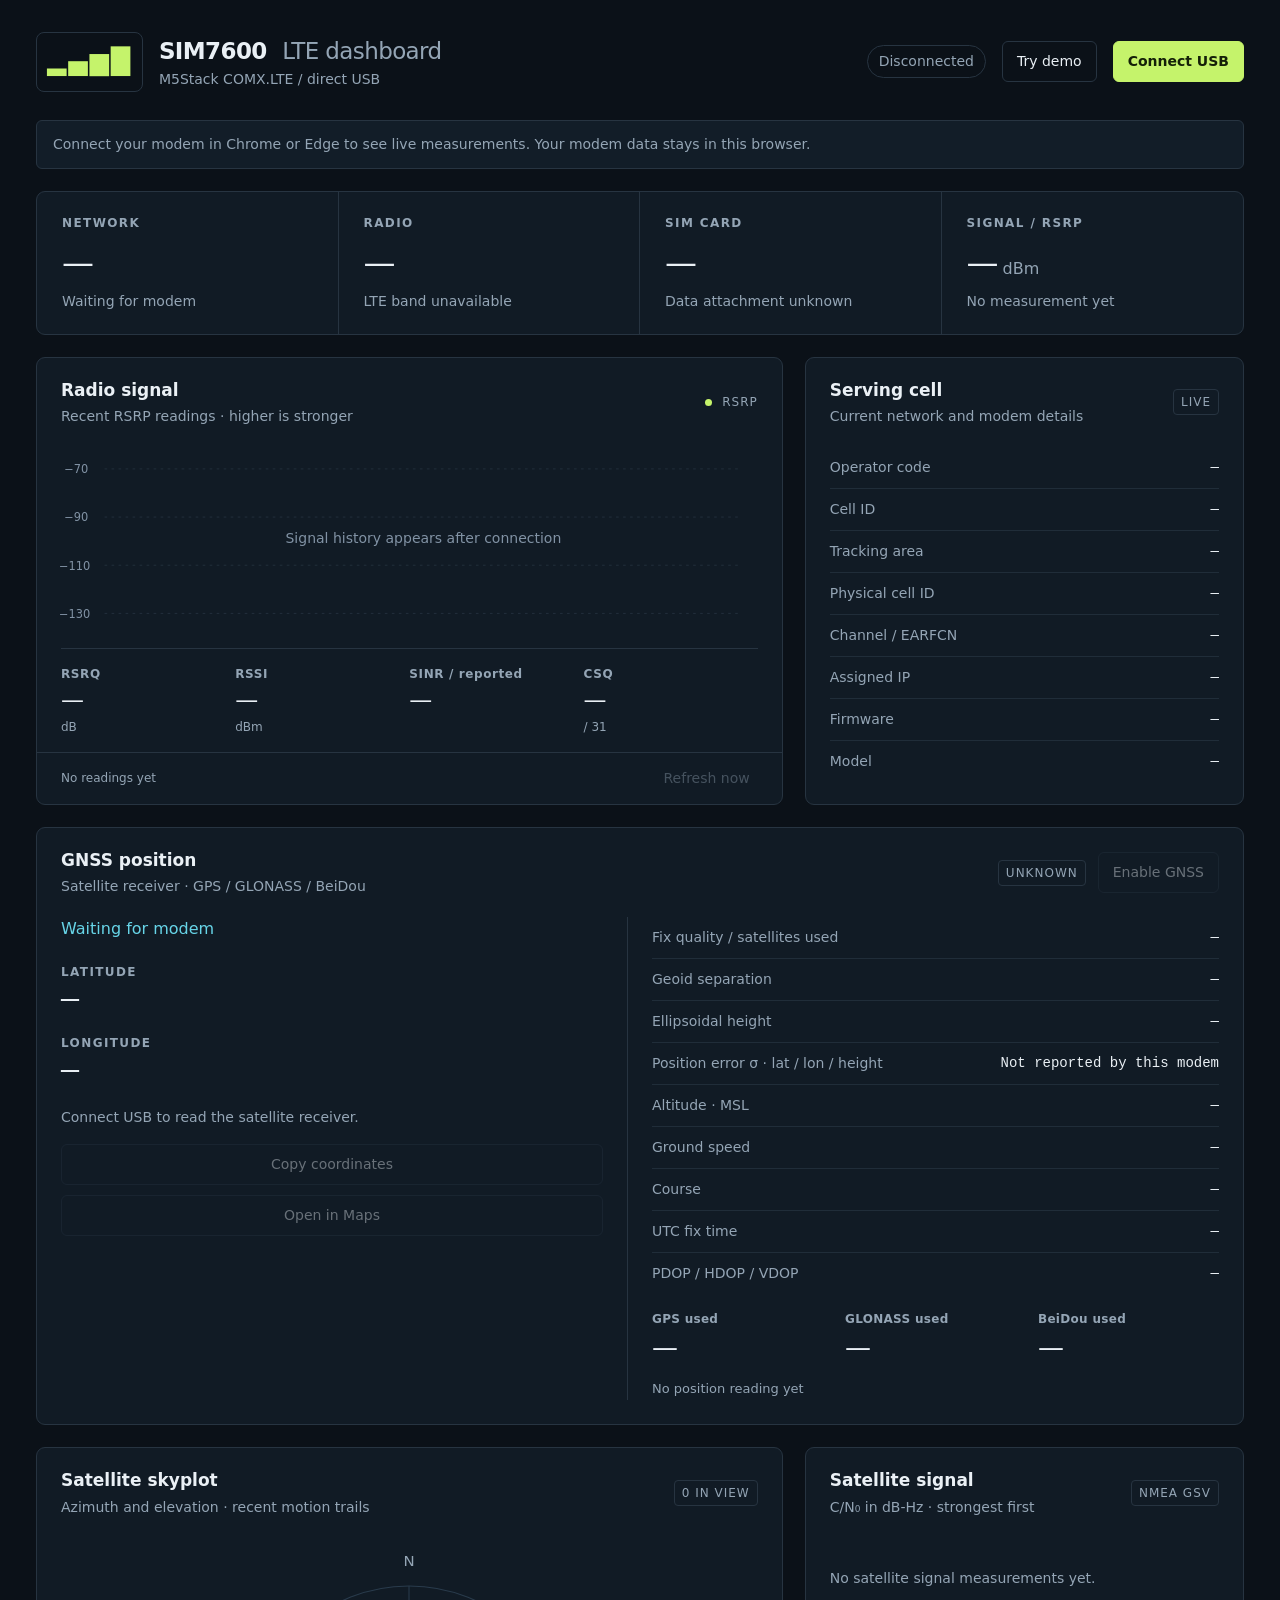
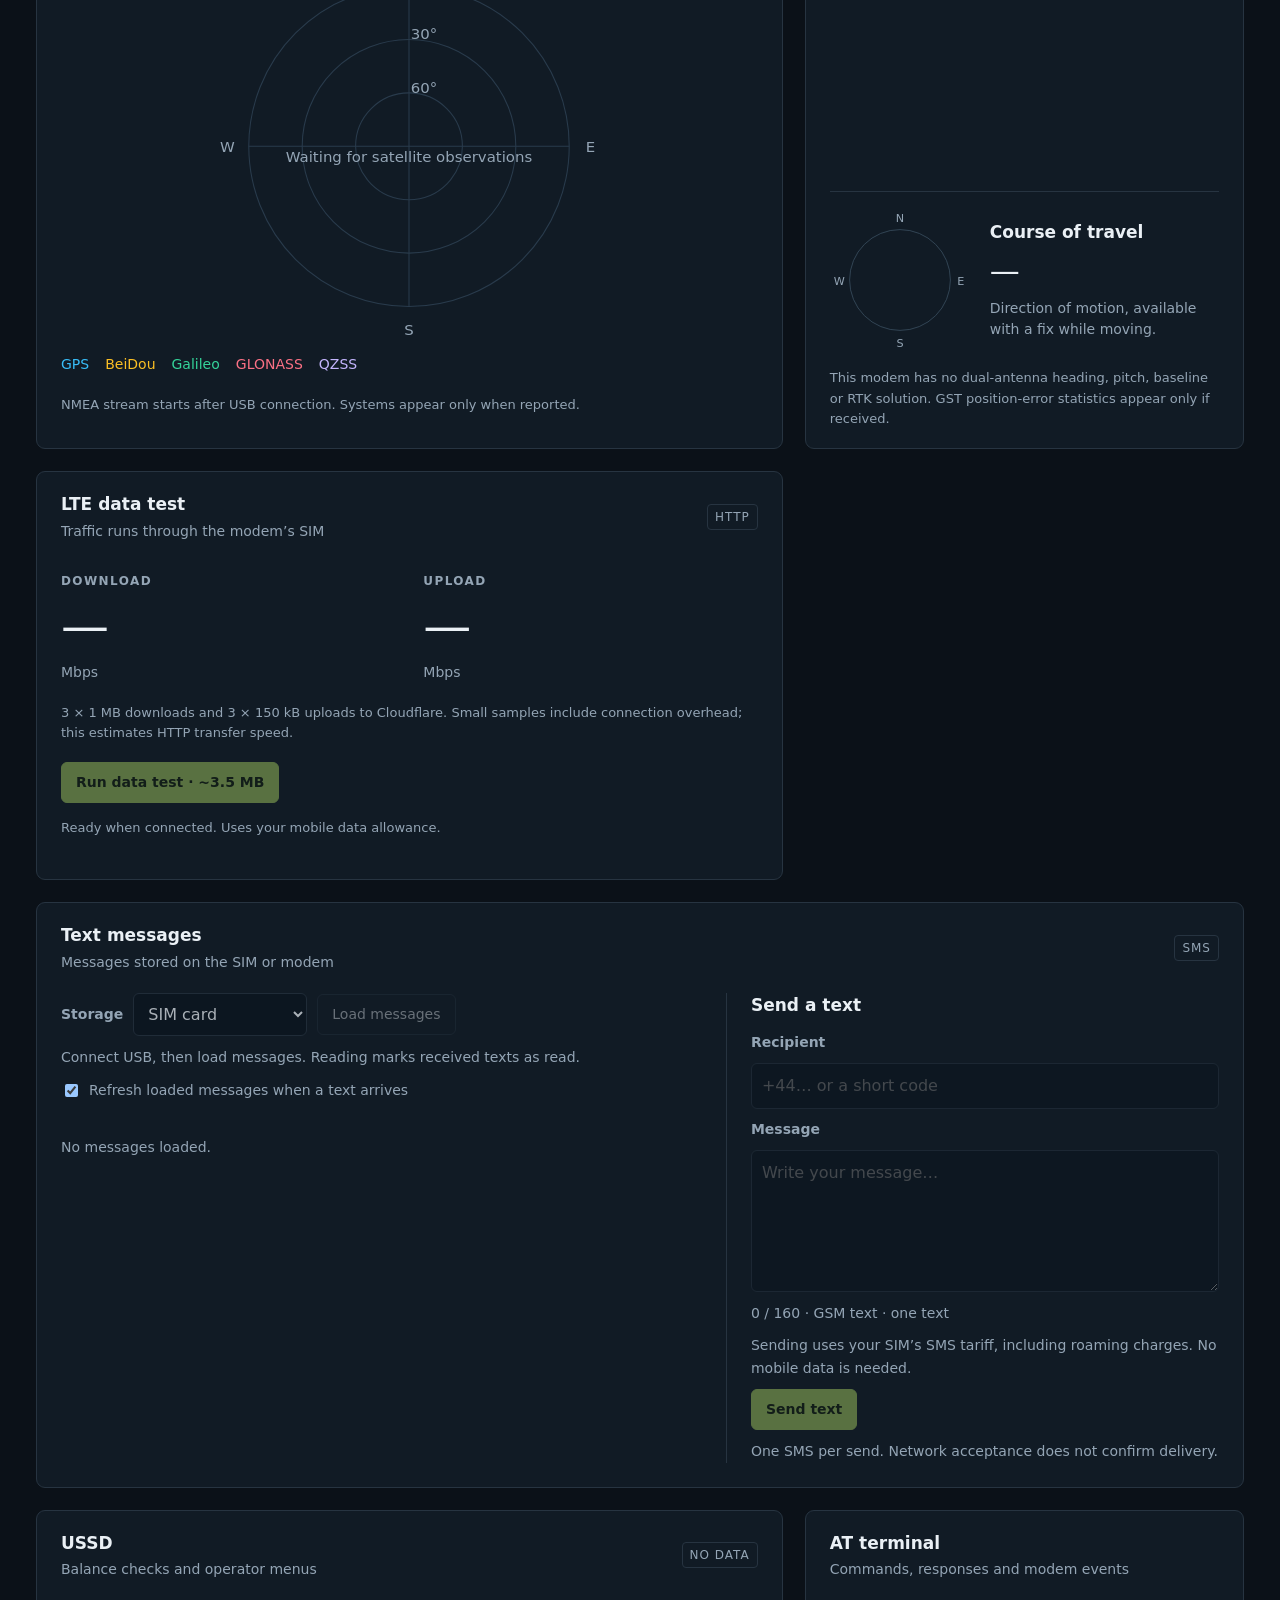
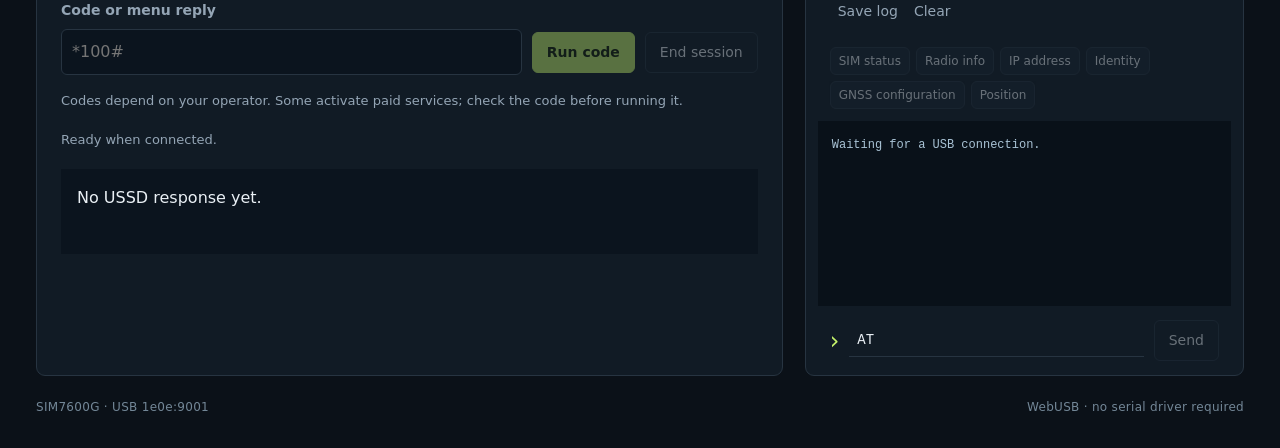
<file: index.html>
<!doctype html>
<!-- Copyright (c) 2026 Piotr Godlewski. Licensed under the MIT License; see LICENSE. --><html lang="en"><head><meta charset="utf-8"><meta name="viewport" content="width=device-width,initial-scale=1"><title>SIM7600 · LTE dashboard</title><meta name="description" content="A local-first WebUSB dashboard for SIM7600 LTE modems. Live radio measurements, network status, AT terminal, modem data tests, GNSS positioning, text messages and USSD."><link rel="icon" href="data:image/svg+xml,%3Csvg xmlns='http://www.w3.org/2000/svg' viewBox='0 0 32 32'%3E%3Crect width='32' height='32' rx='6' fill='%230b1118'/%3E%3Cpath d='M7 24V19M13 24V14M19 24V9M25 24V4' stroke='%23c5f36b' stroke-width='4'/%3E%3C/svg%3E"><style>/* Copyright (c) 2026 Piotr Godlewski. SPDX-License-Identifier: MIT */
:root{color-scheme:dark;--bg:#0b1118;--panel:#111b25;--border:#273441;--text:#eaf0f5;--muted:#94a5b5;--lime:#c5f36b;--cyan:#67d5e8}*{box-sizing:border-box}body{margin:0;background:var(--bg);color:var(--text);font:16px/1.5 system-ui,-apple-system,sans-serif}.shell{max-width:1420px;margin:auto;padding:32px 36px}header,.brand,.connect,.sectionhead,footer,.bottom{display:flex;align-items:center;justify-content:space-between;gap:16px}.brand{justify-content:flex-start}.logo{color:var(--lime);font-size:25px;letter-spacing:2px;border:1px solid var(--border);padding:10px;border-radius:8px}h1{font-size:23px;margin:0;letter-spacing:-.6px}h1 span{font-weight:400;color:var(--muted);margin-left:8px}p{margin:0;color:var(--muted);font-size:14px}button,input{font:inherit}button{border:1px solid var(--border);border-radius:6px;padding:9px 14px;cursor:pointer;color:var(--text);background:#182430;white-space:nowrap;font-size:14px}button:hover{filter:brightness(1.14)}button:disabled{opacity:.4;cursor:not-allowed}button.primary{color:#142008;background:var(--lime);border-color:var(--lime);font-weight:650}button.secondary{background:transparent}button.textbtn{border:0;background:none;padding:5px 8px;color:var(--muted)}:focus-visible{outline:2px solid var(--cyan);outline-offset:3px}.pill{font-size:14px;border:1px solid var(--border);padding:5px 11px;border-radius:20px;color:var(--muted)}.pill.live{color:var(--lime);border-color:#50683c}.pill.demo{color:var(--cyan)}.notice{padding:13px 16px;border:1px solid var(--border);background:#121d28;border-radius:6px;color:var(--muted);font-size:14px;margin:28px 0 22px}.notice.error{color:#ffb3aa;border-color:#754541}.stats{display:grid;grid-template-columns:repeat(4,1fr);border:1px solid var(--border);border-radius:9px;overflow:hidden;margin-bottom:22px;background:var(--panel)}.stat{padding:22px 25px;border-right:1px solid var(--border);display:flex;flex-direction:column;min-width:0}.stat:last-child{border:0}label{font-size:12px;letter-spacing:1.4px;font-weight:550;color:var(--muted)}.stat strong{font-size:32px;font-weight:500;letter-spacing:-1px;margin:7px 0 4px}.stat strong small{font-size:16px;letter-spacing:0;color:var(--muted)}.stat>span{font-size:14px;color:var(--muted)}.grid{display:grid;grid-template-columns:minmax(0,1.7fr) minmax(320px,1fr);gap:22px}.panel{background:var(--panel);border:1px solid var(--border);border-radius:9px;overflow:hidden}.sectionhead{padding:20px 24px}h2{font-size:17px;margin:0 0 3px;font-weight:600}.legend,.tag{color:var(--muted);font-size:12px;letter-spacing:1px}.legend i{display:inline-block;width:7px;height:7px;background:var(--lime);border-radius:50%;margin-right:5px}.tag{border:1px solid var(--border);padding:3px 7px;border-radius:4px}.chart{padding:0 22px}.chart svg{width:100%;display:block}.radiometrics{display:grid;grid-template-columns:repeat(4,1fr);border-top:1px solid var(--border);margin:0 24px}.radiometrics div{padding:16px 0;display:flex;flex-direction:column}.radiometrics label{font-size:12px;letter-spacing:.6px}.radiometrics strong{font-size:23px;font-weight:500;font-variant-numeric:tabular-nums}.radiometrics span{font-size:12px;color:var(--muted)}footer{border-top:1px solid var(--border);padding:10px 24px;font-size:12px;color:var(--muted)}.details{margin:0;padding:0 24px 16px}.details div{display:flex;justify-content:space-between;gap:20px;padding:10px 0;border-bottom:1px solid #202d39;font-size:14px}.details div:last-child{border-bottom:0}.details dt{color:var(--muted)}.details dd{margin:0;text-align:right;overflow-wrap:anywhere;font-family:ui-monospace,SFMono-Regular,monospace}.speedpanel{padding-bottom:22px}.speedvalues{display:grid;grid-template-columns:1fr 1fr;gap:28px;padding:10px 24px 20px}.speedvalues div{display:flex;flex-direction:column}.speedvalues strong{font-size:48px;font-weight:400;font-variant-numeric:tabular-nums;letter-spacing:-2px}.speedvalues span{font-size:14px;color:var(--muted)}.fine{font-size:13px;line-height:1.6;margin:0 24px 18px}.speedpanel>.primary{margin:0 24px 15px}.terminalpanel{display:flex;flex-direction:column}.terminalpanel .sectionhead{flex-wrap:wrap}.quick{display:flex;flex-wrap:wrap;gap:6px;padding:0 24px 12px}.quick button{font-size:12px;padding:4px 8px}.terminalpanel pre{background:#091119;margin:0 12px;padding:14px;font:12px/1.7 ui-monospace,SFMono-Regular,monospace;height:185px;overflow:auto;white-space:pre-wrap;overflow-wrap:anywhere;color:#a9c3d5}.terminalpanel form{display:flex;gap:10px;align-items:center;padding:14px 24px}.terminalpanel form span{color:var(--lime);font-size:24px}.terminalpanel input{min-width:0;flex:1;background:transparent;border:0;border-bottom:1px solid var(--border);padding:8px;color:var(--text);font:14px ui-monospace,SFMono-Regular,monospace}.bottom{margin-top:22px;color:#738797;font-size:12px;letter-spacing:.3px}.sr{position:absolute;width:1px;height:1px;overflow:hidden;clip:rect(0,0,0,0)}@media(max-width:1000px){.shell{padding:24px}.grid{grid-template-columns:1.3fr 1fr}.connect{flex-wrap:wrap;justify-content:flex-end}.brand p{display:none}.stat{padding:18px}.stat strong{font-size:26px}h1 span{display:block;margin:0;font-size:16px}.radiometrics{gap:10px}}@media(max-width:760px){.shell{padding:16px}header{align-items:flex-start}.connect{gap:8px}.pill{width:100%;text-align:right;border:0;padding:0}.connect button{padding:7px 10px}.stats{grid-template-columns:1fr 1fr}.stat{border-bottom:1px solid var(--border)}.stat:nth-child(2){border-right:0}.grid{grid-template-columns:1fr}.stat:last-child{border-bottom:0}.stat:nth-child(3){border-bottom:0}.sectionhead{padding:18px}.logo{display:none}.bottom{flex-wrap:wrap}.radiometrics{margin:0 18px}.details{padding:0 18px 12px}.speedvalues strong{font-size:40px}}@media(prefers-reduced-motion:no-preference){button{transition:filter .15s}.notice{transition:color .15s}}

.gnsspanel{grid-column:1/-1}.gnssactions{display:flex;align-items:center;gap:12px}.gnssbody{display:grid;grid-template-columns:1fr 1fr;gap:24px;padding:0 24px 24px}.position{border-right:1px solid var(--border);padding-right:24px}.fixlabel{display:inline-block;color:var(--cyan);font-size:16px;margin-bottom:14px}.position>div{display:flex;flex-direction:column;margin:8px 0 14px}.position strong{font:30px/1.3 ui-monospace,SFMono-Regular,monospace;letter-spacing:-.5px}.position p{margin:16px 0}.gnssbody .details{padding:0 0 16px}.satcounts{display:grid;grid-template-columns:repeat(3,1fr);gap:12px}.satcounts>div{display:flex;flex-direction:column}.satcounts label{letter-spacing:.3px}.satcounts strong{font-size:26px;font-weight:450}.gnssbody .fine{margin:12px 0 0}@media(max-width:760px){.gnssbody{grid-template-columns:1fr;padding:0 18px 18px}.position{border-right:0;border-bottom:1px solid var(--border);padding:0 0 18px}.gnssactions{flex-wrap:wrap}.position strong{font-size:26px}}

.positionactions{display:flex;gap:10px;flex-wrap:wrap}.skywrap{max-width:470px;margin:auto}.skywrap svg{display:block;width:100%}.constellations{display:flex;flex-wrap:wrap;gap:16px;padding:0 24px 20px;font-size:14px}.spectrum{height:235px;padding:0 24px;overflow:auto}.spectrum>p{padding:30px 0}.signalrow{display:grid;grid-template-columns:58px 1fr 44px;gap:12px;align-items:center;margin:9px 0;font:13px ui-monospace,SFMono-Regular,monospace}.signaltrack{height:9px;background:#1d2b38;border-radius:3px;overflow:hidden}.signalbar{display:block;height:100%;border-radius:3px}.coursebox{display:flex;align-items:center;gap:20px;margin:18px 24px;padding-top:18px;border-top:1px solid var(--border)}.coursebox svg{width:140px;flex:none}.coursebox strong{font-size:30px;font-weight:400}.coursebox p{margin-top:5px}.spectrum-panel .fine{margin-top:12px}#satellites text{font:12px ui-monospace,SFMono-Regular,monospace;fill:#eaf0f5}#courseneedle{transform-origin:75px 75px}.sky-panel .fine{margin-bottom:20px}@media(max-width:760px){.coursebox{margin:16px 18px;gap:12px}.coursebox svg{width:120px}.constellations{padding:0 18px 16px}}

.messagingpanel{grid-column:1/-1}.smslayout{display:grid;grid-template-columns:minmax(0,1.3fr) minmax(0,1fr);gap:24px;padding:0 24px 24px}.smstoolbar,.ussdform>div{display:flex;align-items:center;gap:10px;flex-wrap:wrap}.smstoolbar label,.smscompose label,.ussdform label{font-size:14px;letter-spacing:0}.smscompose{border-left:1px solid var(--border);padding-left:24px;display:flex;flex-direction:column;gap:10px}.smscompose h3{margin:0 0 4px;font-size:17px;font-weight:600}.smscompose input,.smscompose textarea,.smstoolbar select,.ussdform input{background:#0b141e;border:1px solid var(--border);border-radius:6px;color:var(--text);padding:10px;font:16px/1.5 system-ui;min-width:0}.smscompose textarea{resize:vertical;max-width:100%}.smscompose .primary{align-self:flex-start}.messagestatus{font-size:14px;line-height:1.6;margin:10px 0;overflow-wrap:anywhere}.smscompose .messagestatus{margin:0}.checklabel{display:flex;gap:8px;align-items:center;font-size:14px;letter-spacing:0;font-weight:400;margin:12px 0}.smslist{max-height:430px;overflow:auto}.smscard{border:1px solid var(--border);border-radius:6px;padding:14px;margin:10px 0}.smscard header{align-items:flex-start;flex-wrap:wrap;gap:6px;font-size:14px}.smscard strong{font-weight:600;overflow-wrap:anywhere}.smscard time{color:var(--muted);font-size:13px}.smscard pre{font:16px/1.5 system-ui;white-space:pre-wrap;overflow-wrap:anywhere;margin:12px 0;color:var(--text)}.smscard footer{padding:8px 0 0;gap:8px;flex-wrap:wrap}.smscard footer span{font-size:13px}.smscard button{color:#ffb3aa;border-color:#754541}.empty{padding:24px 0}.ussdform{padding:0 24px 16px}.ussdform>label{display:block;margin-bottom:8px}.ussdform input{flex:1;min-width:140px}.ussdresult{white-space:pre-wrap;overflow-wrap:anywhere;background:#0b141e;padding:16px;margin:0 24px 24px;font:16px/1.6 system-ui;min-height:85px}.smscard .tag{letter-spacing:0}.smscompose input:disabled,.smscompose textarea:disabled{opacity:.5}@media(max-width:760px){.smslayout{grid-template-columns:1fr;padding:0 18px 18px}.smscompose{border-left:0;border-top:1px solid var(--border);padding:20px 0 0}.smstoolbar{align-items:flex-start}.ussdform{padding:0 18px 16px}.ussdresult{margin:0 18px 18px}.smscard pre{font-size:16px}}
</style></head><body>
<div class="shell"><header><div class="brand"><span class="logo" aria-hidden="true">▂▄▆█</span><div><h1>SIM7600 <span>LTE dashboard</span></h1><p>M5Stack COMX.LTE / direct USB</p></div></div><div class="connect"><span id="connection" class="pill">Disconnected</span><button id="demo" class="secondary">Try demo</button><button id="connect" class="primary">Connect USB</button></div></header>
<div id="notice" role="status" class="notice">Connect your modem in Chrome or Edge to see live measurements. Your modem data stays in this browser.</div>
<main><section class="stats" aria-label="Connection overview"><article class="stat"><label>NETWORK</label><strong id="operator">—</strong><span id="registration">Waiting for modem</span></article><article class="stat"><label>RADIO</label><strong id="radio">—</strong><span id="band">LTE band unavailable</span></article><article class="stat"><label>SIM CARD</label><strong id="sim">—</strong><span id="attached">Data attachment unknown</span></article><article class="stat"><label>SIGNAL / RSRP</label><strong><span id="rsrp">—</span><small> dBm</small></strong><span id="signalquality">No measurement yet</span></article></section>
<div class="grid"><section class="panel chartpanel"><div class="sectionhead"><div><h2>Radio signal</h2><p>Recent RSRP readings · higher is stronger</p></div><div class="legend"><i></i> RSRP</div></div><div class="chart"><svg id="chart" viewBox="0 0 800 230" role="img" aria-label="Signal history"><g stroke="#24313e" stroke-dasharray="3 5"><path d="M52 25H780M52 80H780M52 135H780M52 190H780"/></g><g fill="#8192a4" font-size="13"><text x="6" y="30">−70</text><text x="6" y="85">−90</text><text x="0" y="140">−110</text><text x="0" y="195">−130</text></g><path id="area" fill="#c5f36b" opacity=".08"/><path id="line" fill="none" stroke="#c5f36b" stroke-width="2.5"/><text id="chartempty" x="416" y="110" text-anchor="middle" fill="#8192a4" font-size="16">Signal history appears after connection</text></svg></div><div class="radiometrics"><div><label>RSRQ</label><strong id="rsrq">—</strong><span>dB</span></div><div><label>RSSI</label><strong id="rssi">—</strong><span>dBm</span></div><div><label>SINR / reported</label><strong id="sinr">—</strong></div><div><label>CSQ</label><strong id="csq">—</strong><span>/ 31</span></div></div><footer><span id="lastupdate">No readings yet</span><button id="refresh" class="textbtn" disabled>Refresh now</button></footer></section>
<section class="panel"><div class="sectionhead"><div><h2>Serving cell</h2><p>Current network and modem details</p></div><span class="tag">LIVE</span></div><dl class="details"><div><dt>Operator code</dt><dd id="plmn">—</dd></div><div><dt>Cell ID</dt><dd id="cell">—</dd></div><div><dt>Tracking area</dt><dd id="tac">—</dd></div><div><dt>Physical cell ID</dt><dd id="pci">—</dd></div><div><dt>Channel / EARFCN</dt><dd id="earfcn">—</dd></div><div><dt>Assigned IP</dt><dd id="ip">—</dd></div><div><dt>Firmware</dt><dd id="firmware">—</dd></div><div><dt>Model</dt><dd id="model">—</dd></div></dl></section>
<section class="panel gnsspanel"><div class="sectionhead"><div><h2>GNSS position</h2><p>Satellite receiver · GPS / GLONASS / BeiDou</p></div><div class="gnssactions"><span id="gnsspower" class="tag">UNKNOWN</span><button id="gnsstoggle" class="secondary" disabled>Enable GNSS</button></div></div><div class="gnssbody"><div class="position"><span id="gnssfix" class="fixlabel">Waiting for modem</span><div><label>LATITUDE</label><strong id="latitude">—</strong></div><div><label>LONGITUDE</label><strong id="longitude">—</strong></div><p id="gnsshint">Connect USB to read the satellite receiver.</p><div class="positionactions"><button id="copycoords" class="secondary" disabled>Copy coordinates</button><button id="openmap" class="secondary" disabled>Open in Maps</button></div></div><div><dl class="details"><div><dt>Fix quality / satellites used</dt><dd id="fixquality">—</dd></div><div><dt>Geoid separation</dt><dd id="geoid">—</dd></div><div><dt>Ellipsoidal height</dt><dd id="ellipsoid">—</dd></div><div><dt>Position error σ · lat / lon / height</dt><dd id="positionerror">Not reported by this modem</dd></div><div><dt>Altitude · MSL</dt><dd id="altitude">—</dd></div><div><dt>Ground speed</dt><dd id="groundspeed">—</dd></div><div><dt>Course</dt><dd id="course">—</dd></div><div><dt>UTC fix time</dt><dd id="gnssutc">—</dd></div><div><dt>PDOP / HDOP / VDOP</dt><dd id="dops">—</dd></div></dl><div class="satcounts"><div><label>GPS used</label><strong id="gpssats">—</strong></div><div><label>GLONASS used</label><strong id="glosats">—</strong></div><div><label>BeiDou used</label><strong id="bdsats">—</strong></div></div><p id="gnssupdated" class="fine">No position reading yet</p></div></div></section>
<section class="panel sky-panel"><div class="sectionhead"><div><h2>Satellite skyplot</h2><p>Azimuth and elevation · recent motion trails</p></div><span id="inview" class="tag">0 IN VIEW</span></div><div class="skywrap"><svg id="skyplot" viewBox="0 0 440 390" role="img" aria-label="Satellite skyplot with north at the top"><g fill="none" stroke="#293b4c"><circle cx="220" cy="195" r="150"/><circle cx="220" cy="195" r="100"/><circle cx="220" cy="195" r="50"/><path d="M70 195H370M220 45V345"/></g><g fill="#94a5b5" font-size="14" text-anchor="middle"><text x="220" y="26">N</text><text x="390" y="200">E</text><text x="220" y="372">S</text><text x="50" y="200">W</text><text x="234" y="145">60°</text><text x="234" y="95">30°</text></g><g id="satellites"></g><text id="skyempty" x="220" y="210" text-anchor="middle" fill="#94a5b5" font-size="14">Waiting for satellite observations</text></svg></div><div class="constellations"><span style="color:#38bdf8">GPS</span><span style="color:#fbbf24">BeiDou</span><span style="color:#34d399">Galileo</span><span style="color:#fb7185">GLONASS</span><span style="color:#c4b5fd">QZSS</span></div><p id="nmeastatus" class="fine">NMEA stream starts after USB connection. Systems appear only when reported.</p></section>
<section class="panel spectrum-panel"><div class="sectionhead"><div><h2>Satellite signal</h2><p>C/N₀ in dB-Hz · strongest first</p></div><span class="tag">NMEA GSV</span></div><div id="spectrum" class="spectrum"><p>No satellite signal measurements yet.</p></div><div class="coursebox"><svg viewBox="0 0 150 150" role="img" aria-label="Course of travel compass"><circle cx="75" cy="75" r="54" fill="none" stroke="#344858"/><g fill="#94a5b5" font-size="12" text-anchor="middle"><text x="75" y="13">N</text><text x="140" y="80">E</text><text x="75" y="147">S</text><text x="10" y="80">W</text></g><path id="courseneedle" d="M75 31L69 83L75 77L81 83Z" fill="#c5f36b" visibility="hidden"/></svg><div><h2>Course of travel</h2><strong id="coursevalue">—</strong><p>Direction of motion, available with a fix while moving.</p></div></div><p class="fine">This modem has no dual-antenna heading, pitch, baseline or RTK solution. GST position-error statistics appear only if received.</p></section>
<section class="panel speedpanel"><div class="sectionhead"><div><h2>LTE data test</h2><p>Traffic runs through the modem’s SIM</p></div><span class="tag">HTTP</span></div><div class="speedvalues"><div><label>DOWNLOAD</label><strong id="download">—</strong><span>Mbps</span></div><div><label>UPLOAD</label><strong id="upload">—</strong><span>Mbps</span></div></div><p class="fine">3 × 1 MB downloads and 3 × 150 kB uploads to Cloudflare. Small samples include connection overhead; this estimates HTTP transfer speed.</p><button id="speedtest" class="primary" disabled>Run data test · ~3.5 MB</button><p id="speedstatus" role="status" class="fine">Ready when connected. Uses your mobile data allowance.</p></section>
<section class="panel messagingpanel"><div class="sectionhead"><div><h2>Text messages</h2><p>Messages stored on the SIM or modem</p></div><span id="smsbadge" class="tag">SMS</span></div>
<div class="smslayout"><div class="smsinbox"><div class="smstoolbar"><label for="smsstore">Storage</label><select id="smsstore" data-sms-control><option value="SM">SIM card</option><option value="ME">Modem memory</option></select><button id="smsrefresh" class="secondary" data-sms-control disabled>Load messages</button></div><p id="smsstatus" class="messagestatus" role="status">Connect USB, then load messages. Reading marks received texts as read.</p><label class="checklabel"><input id="smsauto" type="checkbox" checked> Refresh loaded messages when a text arrives</label><div id="smslist" class="smslist"><p class="empty">No messages loaded.</p></div></div>
<form id="smsform" class="smscompose"><h3>Send a text</h3><label for="smsnumber">Recipient</label><input id="smsnumber" data-sms-control type="tel" placeholder="+44… or a short code" autocomplete="off" maxlength="24" disabled><label for="smsbody">Message</label><textarea id="smsbody" data-sms-control rows="5" placeholder="Write your message…" disabled></textarea><p id="smscount" class="messagestatus">0 / 160 · one text</p><p class="messagestatus">Sending uses your SIM’s SMS tariff, including roaming charges. No mobile data is needed.</p><button id="smssend" class="primary" data-sms-control disabled>Send text</button><p id="smssendstatus" class="messagestatus" role="status">One SMS per send. Network acceptance does not confirm delivery.</p></form></div></section>
<section class="panel ussdpanel"><div class="sectionhead"><div><h2>USSD</h2><p>Balance checks and operator menus</p></div><span class="tag">NO DATA</span></div><form id="ussdform" class="ussdform"><label for="ussdcode">Code or menu reply</label><div><input id="ussdcode" data-sms-control placeholder="*100#" autocomplete="off" maxlength="182" disabled><button id="ussdsend" class="primary" data-sms-control disabled>Run code</button><button id="ussdcancel" type="button" class="secondary" data-sms-control disabled>End session</button></div></form><p class="fine">Codes depend on your operator. Some activate paid services; check the code before running it.</p><p id="ussdstatus" class="fine" role="status">Ready when connected.</p><pre id="ussdresult" class="ussdresult" aria-live="polite">No USSD response yet.</pre></section>
<section class="panel terminalpanel"><div class="sectionhead"><div><h2>AT terminal</h2><p>Commands, responses and modem events</p></div><div><button id="save" class="textbtn">Save log</button><button id="clear" class="textbtn">Clear</button></div></div><div class="quick"><button data-command="AT+CPIN?" disabled>SIM status</button><button data-command="AT+CPSI?" disabled>Radio info</button><button data-command="AT+CGPADDR" disabled>IP address</button><button data-command="ATI" disabled>Identity</button><button data-command="AT+CGNSSMODE?" disabled>GNSS configuration</button><button data-command="AT+CGNSSINFO" disabled>Position</button></div><pre id="terminal" tabindex="0" aria-label="Modem command log">Waiting for a USB connection.</pre><form id="commandform"><label class="sr" for="command">AT command</label><span aria-hidden="true">›</span><input id="command" placeholder="Enter an AT command…" value="AT" autocomplete="off" spellcheck="false" disabled><button id="send" class="secondary" disabled>Send</button></form></section></div></main><div class="bottom"><span>SIM7600G · USB 1e0e:9001</span><span>WebUSB · no serial driver required</span></div></div><script type="module">/* Copyright (c) 2026 Piotr Godlewski. SPDX-License-Identifier: MIT */
const $ = id => document.getElementById(id);
const encoder = new TextEncoder();
const state = { connected:false, demo:false, busy:false, samples:[], values:{}, log:[], updated:null, gnss:{power:null,fix:false,lat:null,lon:null,updated:null} };
const sms={messages:[],loaded:false,pending:false,dirty:new Set(),identity:null,previousCnmi:null,receiving:false};
const ussd={active:false,pending:false,timeout:null,resolve:null,buffer:''};
let device, reader, waiter, partial='', timer, session=0, pollPending=false, queue=Promise.resolve();
const set = (id,value) => { $(id).textContent = value ?? '—'; };
function notice(message,error=false){ $('notice').textContent=message; $('notice').classList.toggle('error',error); }
function log(message){ const line=`${new Date().toLocaleTimeString()}  ${message}`; state.log.push(line); if(state.log.length>800)state.log.shift(); $('terminal').textContent=state.log.join('\n'); $('terminal').scrollTop=$('terminal').scrollHeight; }
function controls(){ $('connection').textContent=state.demo?'Demo · simulated':state.connected?'USB connected':'Disconnected'; $('connection').className='pill'+(state.demo?' demo':state.connected?' live':''); $('connect').textContent=state.connected?'Disconnect':'Connect USB'; $('connect').disabled=state.busy; $('demo').textContent=state.demo?'Exit demo':'Try demo'; $('demo').disabled=state.connected||state.busy; for(const el of document.querySelectorAll('[data-command],#command,#send,#refresh,#speedtest,#gnsstoggle'))el.disabled=!state.connected||state.busy; for(const el of document.querySelectorAll('[data-sms-control],[data-sms-delete]'))el.disabled=!state.connected||state.busy;updateSmsCount();$('gnsstoggle').textContent=state.gnss.power===true?'Disable GNSS':'Enable GNSS';$('copycoords').disabled=!state.gnss.fix||(!state.connected&&!state.demo);$('openmap').disabled=$('copycoords').disabled; }
function reset(){clearMessaging();resetNmea();state.gnss={power:null,fix:false,lat:null,lon:null,updated:null};clearGnss('Waiting for modem');set('gnsspower','UNKNOWN');set('gnssupdated','No position reading yet');set('gnsshint','Connect USB to read the satellite receiver.');state.values={};state.samples=[];state.updated=null;for(const id of ['operator','radio','band','sim','rsrp','rsrq','rssi','sinr','csq','plmn','cell','tac','pci','earfcn','ip','firmware','model','download','upload'])set(id,'—');set('registration','Waiting for modem');set('attached','Data attachment unknown');set('signalquality','No measurement yet');set('lastupdate','No readings yet');draw();}
function draw(){const pts=state.samples.slice(-90).map((s,i,a)=>[52+i*728/Math.max(a.length-1,1),25+(Math.min(-70,Math.max(-130,s.rsrp))+70)*-165/60]);$('line').setAttribute('d',pts.map(([x,y],i)=>`${i?'L':'M'}${x.toFixed(1)},${y.toFixed(1)}`).join(' '));$('area').setAttribute('d',pts.length?`M${pts[0][0]},190 ${pts.map(([x,y])=>`L${x},${y}`).join(' ')} L${pts.at(-1)[0]},190Z`:'');$('chartempty').style.display=pts.length?'none':'';}
function parse(text){
 let m;
 parseGnss(text);
 if((m=text.match(/Model:\s*([^\r\n]+)/)))set('model',m[1]);
 if((m=text.match(/Revision:\s*([^\r\n]+)/)))set('firmware',m[1]);
 if((m=text.match(/\+CPIN:\s*([^\r\n]+)/)))set('sim',m[1]);
 if(/SIM not inserted/i.test(text))set('sim','Not detected');
 if((m=text.match(/\+COPS:\s*\d+,\d+,"([^"]*)"(?:,(\d+))?/)))set('operator',m[1]);else if(/\+COPS:\s*\d+\s*(?:\n|$)/.test(text))set('operator','—');
 if((m=text.match(/\+CEREG:\s*(?:\d+,)?(\d+)/))){const names=['Not registered','Registered · home','Searching','Registration denied','Unknown','Registered · roaming'];set('registration',names[Number(m[1])]||'Unknown');}
 if((m=text.match(/\+CGATT:\s*(\d)/)))set('attached',m[1]==='1'?'Mobile data attached':'Mobile data detached');
 if((m=text.match(/\+CSQ:\s*(\d+),(\d+)/)))set('csq',m[1]==='99'?'Unknown':m[1]);
 if((m=text.match(/\+CGPADDR:\s*1,\s*"?([^"\r\n,]+)/)))set('ip',m[1]);
 if((m=text.match(/\+CPSI:\s*([^\r\n]+)/))){const p=m[1].split(',').map(x=>x.trim());set('radio',p[0]);if(p[0]==='LTE'&&p.length>=14){set('band',p[6].replace('EUTRAN-',''));for(const [id,index] of [['plmn',2],['tac',3],['cell',4],['pci',5],['earfcn',7]])set(id,p[index]);const rsrp=Number(p[11])/10;set('rsrq',(Number(p[10])/10).toFixed(1));set('rsrp',rsrp.toFixed(1));set('rssi',(Number(p[12])/10).toFixed(1));set('sinr',p[13]);set('signalquality',rsrp>=-90?'Strong signal':rsrp>=-105?'Moderate signal':'Weak signal');if(Number.isFinite(rsrp)){state.samples.push({time:Date.now(),rsrp});if(state.samples.length>90)state.samples.shift();draw();}}else{set('band',p[1]||'No service');for(const id of ['rsrp','rsrq','rssi','sinr','plmn','tac','cell','pci','earfcn'])set(id,'—');set('signalquality','No LTE measurement');}}
 state.updated=Date.now();set('lastupdate',`Updated ${new Date(state.updated).toLocaleTimeString()} · polling every 5 s`);
}
function gnssCoordinate(raw,hemisphere,latitude){
 if(!raw||!new RegExp(latitude?'^[NS]$':'^[EW]$').test(hemisphere)||!/^\d+(?:\.\d+)?$/.test(raw))return null;
 const n=Number(raw),degrees=Math.floor(n/100),minutes=n-degrees*100,limit=latitude?90:180;
 if(minutes>=60||degrees>limit||(degrees===limit&&minutes!==0))return null;
 return (degrees+minutes/60)*(/[SW]/.test(hemisphere)?-1:1);
}
function clearGnss(label){state.gnss.fix=false;state.gnss.lat=null;state.gnss.lon=null;for(const id of ['latitude','longitude','altitude','groundspeed','course','gnssutc','dops','gpssats','glosats','bdsats','fixquality','geoid','ellipsoid'])set(id,'—');set('positionerror','Not reported by this modem');updateCourse();set('gnssfix',label);controls();}
function fixUtc(date,time){if(!/^\d{6}$/.test(date)||!/^\d{6}(?:\.\d+)?$/.test(time))return '—';return `20${date.slice(4,6)}-${date.slice(2,4)}-${date.slice(0,2)} ${time.slice(0,2)}:${time.slice(2,4)}:${time.slice(4)} UTC`;}
function parseGnss(text){let m;
 if((m=text.match(/\+CGPS:\s*([01])(?:,|$)/m))){state.gnss.power=m[1]==='1';set('gnsspower',state.gnss.power?'ON':'OFF');if(!state.gnss.power){clearGnss('Receiver off');set('gnsshint','Enable GNSS to start receiving satellites.');}else if(!state.gnss.fix){set('gnssfix','Searching for satellites');set('gnsshint','Keep the antenna outside or near a window with a clear view of the sky.');}controls();}
 if((m=text.match(/\+CGNSSINFO:\s*([^\r\n]*)/))){const p=m[1].split(',').map(x=>x.trim());state.gnss.updated=Date.now();set('gnssupdated',`Position checked ${new Date().toLocaleTimeString()}`);const lat=gnssCoordinate(p[4],p[5],true),lon=gnssCoordinate(p[6],p[7],false);
 if(!['2','3'].includes(p[0])||lat===null||lon===null||state.gnss.power===false){clearGnss(state.gnss.power===false?'Receiver off':'Searching · no fix');set('gnsshint',state.gnss.power===false?'Enable GNSS to start receiving satellites.':'No valid position yet. A first fix can take several minutes with a clear view of the sky.');return;}
 state.gnss.fix=true;state.gnss.lat=lat;state.gnss.lon=lon;set('gnssfix',`${p[0]}D fix${state.demo?' · simulated':''}`);set('latitude',lat.toFixed(8)+'°');set('longitude',lon.toFixed(8)+'°');set('gnsshint','Coordinates are from the modem’s satellite receiver.');
 const measurement=(raw,unit,factor=1)=>raw!==undefined&&raw!==''&&Number.isFinite(Number(raw))?(Number(raw)*factor).toFixed(1)+unit:'—';set('altitude',measurement(p[10],' m'));set('groundspeed',p[11]!==''&&Number.isFinite(Number(p[11]))?measurement(p[11],' km/h',1.852)+' · '+measurement(p[11],' kn'):'—');set('course',measurement(p[12],'°'));set('gnssutc',fixUtc(p[8],p[9]));set('dops',[p[13],p[14],p[15]].map(x=>x||'—').join(' / '));for(const [id,index] of [['gpssats',1],['glosats',2],['bdsats',3]])set(id,/^\d+$/.test(p[index]||'')?Number(p[index]):'—');updateCourse();controls();}
}
async function toggleGnss(){if(!state.connected||state.busy)return;state.busy=true;controls();try{await enqueue(async()=>{await command(state.gnss.power===true?'AT+CGPS=0':'AT+CGPS=1');parse(await command('AT+CGPS?'));if(state.gnss.power)parse(await command('AT+CGNSSINFO'));});}finally{state.busy=false;controls();}}
function rejectWait(error){if(waiter){clearTimeout(waiter.timeout);const w=waiter;waiter=null;w.reject(error);}}
function resolvePrompt(){const w=waiter;clearTimeout(w.timeout);waiter=null;w.resolve(w.lines.join('\n')+'\n>');}
function consume(chunk){partial+=chunk;const lines=partial.split(/\r\n|\r|\n/);partial=lines.pop();for(const raw of lines){let line=raw.trim();
 // A send prompt has no newline, so an NMEA sentence in the same transfer continues its line.
 const prompted=line.match(/^>\s*(\$.*)$/);if(prompted&&waiter?.matches('>')){resolvePrompt();line=prompted[1];}
 if(!line)continue;log(line);
 // Inside a multiline USSD reply, only a well-formed sentence is NMEA; other dollar lines are reply text.
 if(line.startsWith('$')&&(!ussd.buffer||nmeaSentence.test(line))){parseNmea(line);continue;}if(incomingMessage(line))continue;if(waiter){waiter.lines.push(line);if(/^(ERROR|\+CME ERROR:|\+CMS ERROR:)/.test(line)){rejectWait(new Error(line));continue;}if(waiter.matches(line)){clearTimeout(waiter.timeout);const w=waiter;waiter=null;w.resolve(w.lines.join('\n'));}}}if(waiter&&/^\s*>\s*$/.test(partial)&&waiter.matches('>')){partial='';resolvePrompt();}}
async function readLoop(dev,key){const decoder=new TextDecoder();try{while(state.connected&&session===key){const r=await dev.transferIn(4,4096);if(r.status!=='ok')throw new Error(`USB read: ${r.status}`);if(r.data)consume(decoder.decode(r.data,{stream:true}));}}catch(error){if(state.connected&&session===key){notice(`USB connection lost: ${error.message}. Reconnect the modem.`,true);await disconnect(false);}}}
function awaitResponse(matches,timeout=6000){if(waiter)throw new Error('Another modem response is pending');return new Promise((resolve,reject)=>{waiter={matches,resolve,reject,lines:[],timeout:setTimeout(()=>rejectWait(new Error('Modem response timed out. Disconnect and reconnect before retrying.')),timeout)};});}
async function write(bytes){const r=await device.transferOut(3,bytes);if(r.status!=='ok'||r.bytesWritten!==bytes.byteLength)throw new Error('USB write did not complete');}
async function command(text,matches=line=>line==='OK',timeout=6000){if(!state.connected)throw new Error('Connect the modem first');log(`› ${text}`);const response=awaitResponse(matches,timeout);try{await write(encoder.encode(text+'\r'));}catch(e){rejectWait(e);}return response;}
function enqueue(fn){const job=queue.then(fn);queue=job.catch(()=>{});return job;}
async function connect(){if(state.connected)return disconnect();if(state.busy)return;if(!navigator.usb){notice('WebUSB is unavailable here. Open this page in Google Chrome or Microsoft Edge.',true);return;}state.demo=false;state.busy=true;controls();clearInterval(timer);reset();try{device=await navigator.usb.requestDevice({filters:[{vendorId:0x1e0e,productId:0x9001}]});await device.open();if(!device.configuration)await device.selectConfiguration(1);const iface=device.configuration.interfaces.find(i=>i.interfaceNumber===2);if(!iface||!iface.alternates.some(a=>a.endpoints.some(e=>e.direction==='out'&&e.endpointNumber===3)&&a.endpoints.some(e=>e.direction==='in'&&e.endpointNumber===4)))throw new Error('This modem has an unexpected AT interface layout');await device.claimInterface(2);partial='';state.connected=true;session++;reader=readLoop(device,session);controls();notice('Connected directly to the modem over USB. Reading SIM and LTE status…');await enqueue(async()=>{await command('AT');await command('ATE0');await setupNmea();await setupMessaging();parse(await command('ATI'));await poll();});state.busy=false;controls();notice('Live modem connection. Data tests use your SIM’s mobile data allowance; ordinary browser traffic uses the computer’s connection.');timer=setInterval(()=>{if(state.connected&&!state.busy&&!pollPending){pollPending=true;enqueue(poll).catch(report).finally(()=>{pollPending=false;});}},5000);}catch(e){notice(e.name==='NotFoundError'?'No modem selected. Click Connect USB to try again.':`Could not connect: ${e.message}`,true);if(state.connected)await disconnect(false);else if(device?.opened)await device.close().catch(()=>{});state.busy=false;controls();}}
// Runs in the command queue, after any poll already in flight, so the restoring commands are never skipped or interleaved.
async function restoreModem(){const soft=e=>{if(/timed out|disconnect/i.test(e.message))throw e;log(`Restore: ${e.message}`);};try{if(sms.previousCnmi)await command(`AT+CNMI=${sms.previousCnmi.join(',')}`).catch(soft);if(nmea.active&&nmea.previous)await command(`AT+CGPSINFOCFG=${nmea.previous.join(',')}`).catch(soft);await command('ATE1').catch(soft);}catch(e){log(`Restore stopped: ${e.message}`);}}
async function disconnect(restore=true){clearInterval(timer);if(ussd.pending){clearTimeout(ussd.timeout);ussd.pending=false;ussd.resolve?.();}if(restore&&state.connected){const key=session;state.busy=true;controls();await enqueue(restoreModem);if(session!==key)return;}sms.previousCnmi=null;sms.receiving=false;sms.identity=null;nmea.active=false;nmea.previous=null;set('nmeastatus','Disconnected · satellite observations are stale');state.connected=false;session++;rejectWait(new Error('USB disconnected'));const old=device;device=null;try{if(old?.opened){await old.releaseInterface(2).catch(()=>{});await old.close();}}catch{}state.busy=false;controls();if(state.gnss.fix)set('gnssfix','Last fix · disconnected');set('gnssupdated','Disconnected · readings are stale');if(state.updated)set('lastupdate',`Disconnected · last updated ${new Date(state.updated).toLocaleTimeString()} · readings are stale`);set('smsstatus','Disconnected · displayed messages are stale. Reconnect and load messages before deleting.');set('ussdstatus','Disconnected · last response is stale.');log('USB disconnected');if(restore)notice('Disconnected. Last readings remain visible.');}
async function poll(){drawSatellites();if(sms.identity){try{await checkSmsSim();}catch(e){log('SIM check: '+e.message);}}for(const q of ['AT+CPIN?','AT+COPS?','AT+CEREG?','AT+CGATT?','AT+CSQ','AT+CPSI?','AT+CGPADDR','AT+CGPS?','AT+CGNSSINFO']){if(!state.connected)return;if(q==='AT+CGNSSINFO'&&state.gnss.power===false)continue;try{parse(await command(q));}catch(e){if(/timed out|disconnect/i.test(e.message))throw e;log(`Query unavailable: ${q}`);if(q==='AT+CPIN?'){if(/SIM not inserted|\+CME ERROR:\s*10$/i.test(e.message)){set('sim','Not detected');set('operator','—');set('registration','SIM unavailable');set('attached','Mobile data unavailable');}else set('sim','Unavailable');}}}if(sms.loaded&&sms.dirty.has($('smsstore').value)&&$('smsauto').checked)setTimeout(()=>loadMessages().catch(report),0);}
function report(error){notice(error.message,true);if(/timed out/.test(error.message)&&state.connected&&!state.busy)disconnect(false);}
async function send(text){text=text.trim();if(!/^AT/i.test(text)||/[\r\n]/.test(text)||text.length>512)throw new Error('Enter a single AT command of up to 512 characters');state.busy=true;controls();try{await enqueue(async()=>{const r=await command(text,line=>line==='OK'||line==='>');if(/(?:^|\n)>$/.test(r)){const cancelled=awaitResponse(line=>line==='OK',2000).catch(()=>{});await write(new Uint8Array([27])).catch(rejectWait);await cancelled;throw new Error('That command opened a text-entry prompt, which was cancelled. Use the Text messages panel to send an SMS.');}parse(r);});}finally{state.busy=false;controls();}}
async function speedtest(){state.busy=true;controls();const downloads=[],uploads=[];let http=false,inputPending=false;set('download','—');set('upload','—');const startAll=performance.now();try{await enqueue(async()=>{
 await command('AT+HTTPINIT',undefined,15000);http=true;
 for(let n=0;n<3;n++){set('speedstatus',`Download ${n+1} / 3 · 1 MB`);await command('AT+HTTPPARA="URL","https://speed.cloudflare.com/__down?bytes=1000000"');const start=performance.now();const r=await command('AT+HTTPACTION=0',line=>/^\+HTTPACTION: 0,/.test(line),45000);const seconds=(performance.now()-start)/1000;const match=r.match(/\+HTTPACTION: 0,(\d+),(\d+)/);if(!match||match[1]!=='200'||Number(match[2])!==1000000)throw new Error(`Download failed: ${match?.[1]||r}`);downloads.push(8/seconds);set('download',mean(downloads).toFixed(2));log(`Download ${n+1}: ${(8/seconds).toFixed(2)} Mbps`);}
 await command('AT+HTTPPARA="URL","https://speed.cloudflare.com/__up"');await command('AT+HTTPPARA="CONTENT","application/octet-stream"');
 for(let n=0;n<3;n++){set('speedstatus',`Upload ${n+1} / 3 · 150 kB`);await command('AT+HTTPDATA=150001,10000',line=>line==='DOWNLOAD');inputPending=true;const ready=awaitResponse(line=>line==='OK',15000);try{for(let offset=0;offset<150001;offset+=4095){await write(new Uint8Array(Math.min(4095,150001-offset)).fill(120));await new Promise(r=>setTimeout(r,10));}}catch(e){rejectWait(e);}await ready;inputPending=false;const start=performance.now();const r=await command('AT+HTTPACTION=1',line=>/^\+HTTPACTION: 1,/.test(line),45000);const seconds=(performance.now()-start)/1000;const match=r.match(/\+HTTPACTION: 1,(\d+),(\d+)/);if(!match||match[1]!=='200')throw new Error(`Upload failed: ${match?.[1]||r}`);uploads.push(150001*8/seconds/1e6);set('upload',mean(uploads).toFixed(2));log(`Upload ${n+1}: ${uploads.at(-1).toFixed(2)} Mbps`);}
 });set('speedstatus',`Complete · 3 samples each · ${((performance.now()-startAll)/1000).toFixed(1)} s. Includes HTTP setup overhead.`);
 }catch(e){set('speedstatus',`Test stopped: ${e.message}`);report(e);}finally{if(state.connected){if(inputPending)await write(new Uint8Array([27,13])).catch(()=>{});if(http)await enqueue(()=>command('AT+HTTPTERM',undefined,6000)).catch(e=>log(`Cleanup: ${e.message}`));}state.busy=false;controls();}}
const mean = a => a.reduce((s,n)=>s+n,0)/a.length;
function demo(){if(state.connected)return;clearInterval(timer);state.demo=!state.demo;reset();controls();if(!state.demo){notice('Connect your modem in Chrome or Edge to see live measurements.');return;}notice('Demo mode · all measurements below are simulated. Connect USB for real modem data.');parse('Model: SIMCOM_SIM7600G\nRevision: SIM7600M21-A_V2.0\n+CPIN: READY\n+COPS: 0,0,"TEST",7\n+CEREG: 0,1\n+CGATT: 1\n+CGPADDR: 1,10.64.0.25\n+CSQ: 20,99');for(let n=0;n<40;n++)state.samples.push({time:Date.now()-(40-n)*5000,rsrp:-104+3*Math.sin(n/5)+Math.random()*2});function tick(){parse(`+CPSI: LTE,Online,001-01,0x0001,1234567,123,EUTRAN-BAND1,300,4,4,-135,${Math.round((-104+Math.random()*4)*10)},-802,8`);set('lastupdate','Simulated readings · not connected');}parseGnss('+CGPS: 1,1\n+CGNSSINFO: 3,08,04,02,5128.614000,N,00000.030000,W,061026,163000.0,45.0,0.0,0.0,1.5,1.0,1.1');set('gnsshint','Demo position · simulated coordinates, not your location.');demoNmea();demoMessages();tick();timer=setInterval(()=>{tick();demoNmea();},5000);log('Demo started · simulated data');}
$('openmap').addEventListener('click',()=>{if(state.gnss.fix&&(state.connected||state.demo))window.open(`https://www.google.com/maps?q=${state.gnss.lat},${state.gnss.lon}`,'_blank','noopener,noreferrer');});$('gnsstoggle').addEventListener('click',()=>toggleGnss().catch(report));$('copycoords').addEventListener('click',async()=>{if(!state.gnss.fix)return;try{await navigator.clipboard.writeText(`${state.gnss.lat.toFixed(8)}, ${state.gnss.lon.toFixed(8)}`);notice('Coordinates copied.');}catch{notice('Clipboard access unavailable. Select and copy the displayed coordinates.',true);}});$('connect').addEventListener('click',connect);$('demo').addEventListener('click',demo);$('refresh').addEventListener('click',()=>enqueue(poll).catch(report));$('speedtest').addEventListener('click',speedtest);$('commandform').addEventListener('submit',e=>{e.preventDefault();send($('command').value).catch(report);});document.querySelectorAll('[data-command]').forEach(b=>b.addEventListener('click',()=>send(b.dataset.command).catch(report)));$('clear').addEventListener('click',()=>{state.log=[];$('terminal').textContent='';});$('save').addEventListener('click',()=>{const url=URL.createObjectURL(new Blob([state.log.join('\n')],{type:'text/plain'}));const a=document.createElement('a');a.href=url;a.download=`sim7600-${new Date().toISOString().replace(/[:.]/g,'-')}.log`;a.click();setTimeout(()=>URL.revokeObjectURL(url),1000);});navigator.usb?.addEventListener('disconnect',e=>{if(e.device===device){notice('Modem unplugged. Reconnect it and click Connect USB.',true);disconnect(false);}});if(!navigator.usb)notice('This browser does not expose WebUSB. Use Google Chrome or Microsoft Edge for a live connection. Demo mode is available here.',true);
// Structured read-back uses the same visible state; it never initiates a USB permission request.
if(document.modelContext?.registerTool){Promise.resolve(document.modelContext.registerTool({name:'read_lte_dashboard',description:'Read the current displayed LTE status, last update, signal samples and connection mode. No modem commands are sent.',inputSchema:{type:'object',properties:{},additionalProperties:false},annotations:{readOnlyHint:true},execute(input){if(!input||typeof input!=='object'||Object.keys(input).length)throw new Error('Expected an empty object');return {connected:state.connected,simulated:state.demo,updated:state.updated,operator:$('operator').textContent,sim:$('sim').textContent,radio:$('radio').textContent,band:$('band').textContent,rsrp:$('rsrp').textContent,ip:$('ip').textContent,gnss:{...state.gnss},samples:state.samples.slice(-10)};}})).catch(e=>log(`Agent read-back unavailable: ${e.message}`));}

const nmea={satellites:new Map(),cycles:new Map(),used:new Map(),previous:null,active:false,seen:false};
const systemColors={GPS:'#38bdf8',BeiDou:'#fbbf24',Galileo:'#34d399',GLONASS:'#fb7185',QZSS:'#c4b5fd',SBAS:'#94a5b5'};
function satelliteSystem(talker,prn){if(talker==='GL')return 'GLONASS';if(talker==='GA')return 'Galileo';if(talker==='GB'||talker==='BD')return 'BeiDou';if(talker==='GQ'||talker==='PQ')return 'QZSS';if(prn>=193&&prn<=200)return 'QZSS';if(talker==='GN'){if(prn>=65&&prn<=96)return 'GLONASS';if(prn>=201&&prn<=237)return 'BeiDou';if(prn>=301&&prn<=336)return 'Galileo';}return prn>=33&&prn<=64?'SBAS':'GPS';}
function satId(system,prn){return ({GPS:'G',GLONASS:'R',Galileo:'E',BeiDou:'C',QZSS:'J',SBAS:'S'}[system]||'?')+String(prn).padStart(2,'0');}
function skyPoint(el,az){const radius=(90-el)*150/90,angle=az*Math.PI/180;return [220+radius*Math.sin(angle),195-radius*Math.cos(angle)];}
function resetNmea(){nmea.satellites.clear();nmea.cycles.clear();nmea.used.clear();nmea.seen=false;for(const id of ['geoid','ellipsoid','fixquality'])set(id,'—');set('positionerror','Not reported by this modem');set('nmeastatus','NMEA stream starts after USB connection. Systems appear only when reported.');drawSatellites();updateCourse();}
function updateCourse(){const course=Number.parseFloat($('course').textContent),speed=Number.parseFloat($('groundspeed').textContent),available=state.gnss.fix&&Number.isFinite(course)&&Number.isFinite(speed)&&speed>1;set('coursevalue',available?course.toFixed(1)+'°':'—');$('courseneedle').setAttribute('visibility',available?'visible':'hidden');$('courseneedle').setAttribute('transform',`rotate(${available?course:0} 75 75)`);}
function drawSatellites(){const now=Date.now();for(const [key,s] of nmea.satellites)if(now-s.time>15000)nmea.satellites.delete(key);const sats=[...nmea.satellites.values()].sort((a,b)=>(b.cn0??-1)-(a.cn0??-1));set('inview',`${sats.length} IN VIEW`);$('skyempty').style.display=sats.length?'none':'';
 $('satellites').innerHTML=sats.filter(s=>s.el!==null&&s.az!==null).map(s=>{const [x,y]=skyPoint(s.el,s.az);const trail=s.trail.map(([el,az])=>skyPoint(el,az).map(n=>n.toFixed(1)).join(',')).join(' ');const used=[...nmea.used.values()].some(u=>now-u.time<15000&&u.ids.has(s.id));return `<polyline points="${trail}" fill="none" stroke="${systemColors[s.system]}" opacity=".35" stroke-dasharray="2 4"/><circle cx="${x.toFixed(1)}" cy="${y.toFixed(1)}" r="${used?7:5}" fill="${systemColors[s.system]}" opacity="${s.cn0===null?.35:1}"/><text x="${(x+9).toFixed(1)}" y="${(y+4).toFixed(1)}">${s.id}</text>`;}).join('');
 $('spectrum').innerHTML=sats.length?sats.map(s=>`<div class="signalrow"><span style="color:${systemColors[s.system]}">${s.id}</span><span class="signaltrack"><span class="signalbar" style="width:${Math.min(100,(s.cn0??0)/60*100)}%;background:${systemColors[s.system]}"></span></span><span>${s.cn0===null?'—':s.cn0}</span></div>`).join(''):'<p>No satellite signal measurements yet.</p>';
}
const nmeaSentence=/^\$([A-Z]{2})([A-Z]{3}),(.*)\*([0-9A-F]{2})$/i;
function parseNmea(line){const match=line.match(nmeaSentence);if(!match)return false;let checksum=0;for(const c of line.slice(1,line.indexOf('*')))checksum^=c.charCodeAt(0);if(checksum!==parseInt(match[4],16)){log('Ignored NMEA sentence with invalid checksum');return false;}
 const [,talker,type,body]=match,p=[talker+type,...body.split(',')];nmea.seen=true;set('nmeastatus',state.demo?'Simulated NMEA observations':`NMEA received ${new Date().toLocaleTimeString()} · older satellite readings expire after 15 s`);
 if(type==='GSV'){const total=Number(p[1]),part=Number(p[2]);if(!Number.isInteger(total)||total<1||total>32||part<1||part>total)return false;const hasSignal=(p.length-4)%4===1,signal=hasSignal?p.at(-1):'',cycleKey=talker+':'+signal;if(part===1)nmea.cycles.set(cycleKey,{parts:new Map(),time:Date.now(),total});const cycle=nmea.cycles.get(cycleKey);if(!cycle||cycle.total!==total||Date.now()-cycle.time>5000)return false;const list=[];
 for(let i=4;i+3<p.length-(hasSignal?1:0);i+=4){if(!/^\d+$/.test(p[i]))continue;const prn=Number(p[i]),system=satelliteSystem(talker,prn),num=x=>x!==''&&Number.isFinite(Number(x))?Number(x):null;let el=num(p[i+1]),az=num(p[i+2]),cn0=num(p[i+3]);if(el!==null&&(el<0||el>90))el=null;if(az!==null&&(az<0||az>360))az=null;if(cn0!==null&&(cn0<0||cn0>99))cn0=null;list.push({id:satId(system,prn),system,el,az,cn0});}
 cycle.parts.set(part,list);if(cycle.parts.size===total){const all=[...cycle.parts.values()].flat(),ids=new Set(all.map(s=>s.id));for(const [key,s] of nmea.satellites)if(s.source===cycleKey&&!ids.has(key))nmea.satellites.delete(key);for(const s of all){const old=nmea.satellites.get(s.id),trail=old?.trail||[];const last=trail.at(-1);if(s.el!==null&&s.az!==null&&(!last||last[0]!==s.el||last[1]!==s.az)){trail.push([s.el,s.az]);if(trail.length>60)trail.shift();}nmea.satellites.set(s.id,{...s,trail,time:Date.now(),source:cycleKey});}nmea.cycles.delete(cycleKey);drawSatellites();}}
 if(type==='GSA'){const systemId=Number(p[18]),system=({1:'GPS',2:'GLONASS',3:'Galileo',4:'BeiDou',5:'QZSS'})[systemId];const prns=p.slice(3,15).filter(x=>/^\d+$/.test(x)).map(Number),ids=new Set(prns.map(x=>satId(system||satelliteSystem(talker,x),x)));nmea.used.set(talker+':'+(system||(prns.length?satelliteSystem(talker,prns[0]):'')),{ids,time:Date.now()});if(state.gnss.fix)set('dops',p.slice(15,18).map(x=>x||'—').join(' / '));drawSatellites();}
 if(type==='GGA'){const quality=Number(p[6]);if(!quality){clearGnss(state.gnss.power===false?'Receiver off':'Searching · no fix');}else{const names={1:'Standalone GPS',2:'Differential',4:'RTK fixed',5:'RTK float',6:'Estimated'};set('fixquality',`${names[quality]||'Quality '+quality} / ${p[7]||'—'} satellites`);const geoid=Number(p[11]),alt=Number(p[9]);set('geoid',p[11]!==''&&Number.isFinite(geoid)?geoid.toFixed(2)+' m':'—');set('ellipsoid',p[9]!==''&&p[11]!==''&&Number.isFinite(alt+geoid)?(alt+geoid).toFixed(2)+' m':'—');}}
 if(type==='GST'&&state.gnss.fix)set('positionerror',p.slice(6,9).map(x=>x!==''&&Number.isFinite(Number(x))?Number(x).toFixed(2)+' m':'—').join(' / '));updateCourse();return true;
}
async function setupNmea(){try{const prior=await command('AT+CGPSINFOCFG?'),m=prior.match(/\+CGPSINFOCFG:\s*(\d+),(\d+)/);if(!m)throw new Error('NMEA configuration not reported');nmea.previous=[Number(m[1]),Number(m[2])];await command('AT+CGPSINFOCFG=1,198143');nmea.active=true;set('nmeastatus','NMEA streaming enabled · waiting for satellite observations');}catch(e){log(`NMEA streaming unavailable: ${e.message}`);set('nmeastatus','NMEA stream unavailable. Position queries remain available.');}}
function demoNmea(){const sentence=body=>{let x=0;for(const c of body)x^=c.charCodeAt(0);return '$'+body+'*'+x.toString(16).padStart(2,'0').toUpperCase();};for(const [talker,rows] of [['GP',['01,65,030,45','05,40,120,38','12,25,240,32','20,75,310,48']],['GL',['65,50,070,41','72,30,195,35']],['GA',['301,55,160,43','305,15,280,28']],['BD',['201,42,350,39','205,20,100,30']]])parseNmea(sentence(`${talker}GSV,1,1,${rows.length},${rows.join(',')}`));parseNmea(sentence('GPGGA,163000.0,5128.614000,N,00000.030000,W,1,14,1.0,45.0,M,48.0,M,,'));}

// SMS uses PDU mode so a message body cannot be mistaken for an AT response.
const gsmAlphabet=Array.from('@£$¥èéùìòÇ\nØø\rÅåΔ_ΦΓΛΩΠΨΣΘΞ\x1bÆæßÉ !"#¤%&\'()*+,-./0123456789:;<=>?¡ABCDEFGHIJKLMNOPQRSTUVWXYZÄÖÑÜ§¿abcdefghijklmnopqrstuvwxyzäöñüà');
const gsmExtension={10:'\f',20:'^',40:'{',41:'}',47:'\\',60:'[',61:'~',62:']',64:'|',101:'€'};
function gsmSeptets(text){const result=[];for(const c of text){const n=gsmAlphabet.indexOf(c);if(n>=0&&n!==27)result.push(n);else{const ext=Object.keys(gsmExtension).find(k=>gsmExtension[k]===c);if(ext===undefined)return null;result.push(27,Number(ext));}}return result;}
function unpackGsm(bytes,count,startBit=0){let text='',escape=false;for(let n=0;n<count;n++){const bit=startBit+n*7,index=bit>>3,shift=bit%8;const v=((bytes[index]>>shift)|((bytes[index+1]||0)<<(8-shift)))&127;if(escape){text+=gsmExtension[v]??'�';escape=false;}else if(v===27)escape=true;else text+=gsmAlphabet[v]??'�';}return text+(escape?'�':'');}
function packGsm(septets){const bytes=new Uint8Array(Math.ceil(septets.length*7/8));septets.forEach((v,n)=>{const bit=n*7,i=bit>>3,shift=bit%8;bytes[i]|=v<<shift;if(i+1<bytes.length)bytes[i+1]|=v>>(8-shift);});return bytes;}
function smsEncoding(text){if(!text)return {valid:false,count:0,limit:160,name:'GSM text',error:'Write a message first.'};const septets=gsmSeptets(text);if(septets)return {valid:septets.length<=160,count:septets.length,limit:160,name:'GSM text',bytes:packGsm(septets),dcs:0,udl:septets.length,error:'This version sends one text at a time: shorten it to 160 GSM characters (some symbols count twice).'};if(/[\uD800-\uDFFF]/.test(text))return {valid:false,count:text.length,limit:70,name:'Unicode',error:'Emoji and characters outside the basic Unicode plane are not supported. Remove them before sending.'};const bytes=new Uint8Array(text.length*2);for(let n=0;n<text.length;n++){bytes[n*2]=text.charCodeAt(n)>>8;bytes[n*2+1]=text.charCodeAt(n)&255;}return {valid:text.length<=70,count:text.length,limit:70,name:'Unicode',bytes,dcs:8,udl:bytes.length,error:'This version sends one Unicode text at a time: shorten it to 70 characters.'};}
function hexBytes(bytes){return Array.from(bytes,b=>b.toString(16).padStart(2,'0')).join('').toUpperCase();}
function buildSmsPdu(number,text){number=number.replace(/[ ()-]/g,'');if(!/^\+?\d{1,20}$/.test(number))throw new Error('Enter a phone number or numeric short code, preferably with its country code.');const e=smsEncoding(text);if(!e.valid)throw new Error(e.error);const digits=number.replace(/^\+/,''),semi=(digits.length%2?digits+'F':digits).match(/../g).map(p=>parseInt(p[1]+p[0],16));const bytes=[0,1,0,digits.length,number.startsWith('+')?145:129,...semi,0,e.dcs,e.udl,...e.bytes];return {hex:hexBytes(bytes),length:bytes.length-1,encoding:e.name};}
function decodeUcs2(bytes){if(bytes.length%2)throw new Error('Incomplete Unicode SMS');let result='';for(let n=0;n<bytes.length;n+=2)result+=String.fromCharCode(bytes[n]*256+bytes[n+1]);return result;}
function decodeSmsPdu(hex){if(!/^(?:[0-9a-f]{2})+$/i.test(hex))throw new Error('Invalid SMS PDU');const b=Uint8Array.from(hex.match(/../g),x=>parseInt(x,16));let i=0;const take=n=>{if(i+n>b.length)throw new Error('Truncated SMS PDU');const v=b.slice(i,i+n);i+=n;return v;},byte=()=>take(1)[0];const sc=byte();take(sc);const first=byte(),type=first&3;let address='',timestamp='';if(type===1)byte();else if(type!==0)return {address:'Service report',timestamp:'',text:'Non-text SMS record. Raw data is available in the AT log.',concat:null};const length=byte(),toa=byte(),addressBytes=take(Math.ceil(length/2));if((toa&112)===80)address=unpackGsm(addressBytes,Math.floor(length*4/7));else address=((toa&112)===16?'+':'')+Array.from(addressBytes,x=>(x&15).toString(16)+(x>>4).toString(16)).join('').slice(0,length);byte();const dcs=byte();if((dcs&128)===0&&(dcs&32))throw new Error('Compressed SMS is not supported');if(type===0){const t=take(7),swap=x=>(x&15)*10+(x>>4),v=Array.from(t.slice(0,6),swap),zone=swap(t[6]&247),offset=zone*15;timestamp=`20${String(v[0]).padStart(2,'0')}-${String(v[1]).padStart(2,'0')}-${String(v[2]).padStart(2,'0')} ${v.slice(3).map(x=>String(x).padStart(2,'0')).join(':')} UTC${t[6]&8?'-':'+'}${String(Math.floor(offset/60)).padStart(2,'0')}:${String(offset%60).padStart(2,'0')}`;}else{const vp=(first>>3)&3;if(vp===2)take(1);else if(vp===1||vp===3)take(7);}
 const udl=byte(),alphabet=(dcs&128)===0?(dcs>>2)&3:(dcs&240)===224?2:(dcs&240)===240?(dcs>>2)&1:0,ud=take(alphabet===0?Math.ceil(udl*7/8):udl);let header=0,concat=null;
 if(first&64){header=ud[0]+1;if(header>ud.length)throw new Error('Invalid SMS header');for(let p=1;p+1<header;){const id=ud[p++],len=ud[p++];if(p+len>header)throw new Error('Invalid SMS header element');if(id===0&&len===3)concat={ref:ud[p],total:ud[p+1],part:ud[p+2]};if(id===8&&len===4)concat={ref:ud[p]*256+ud[p+1],total:ud[p+2],part:ud[p+3]};if(id===36||id===37)throw new Error('National-language SMS tables are not supported');p+=len;}}
 let text;if(alphabet===0){const skip=Math.ceil(header*8/7);if(udl<skip)throw new Error('Invalid SMS text length');text=unpackGsm(ud,udl-skip,skip*7);}else if(alphabet===2)text=decodeUcs2(ud.slice(header));else text='Binary message: '+hexBytes(ud.slice(header));return {address,timestamp,text,concat};}
function parseSmsList(response,store){const lines=response.split('\n'),messages=[];for(let n=0;n<lines.length;n++){const m=lines[n].match(/^\+CMGL:\s*(\d+),(\d+),/);if(!m)continue;let raw='';for(let j=n+1;j<lines.length;j++){if(/^\+CMGL:|^OK$/.test(lines[j]))break;if(/^(?:[\da-f]{2})+$/i.test(lines[j])){raw=lines[j];break;}}if(!raw)throw new Error('Message data is missing; refresh before retrying.');let decoded;try{decoded=decodeSmsPdu(raw);}catch(e){decoded={address:'Unsupported message',timestamp:'',text:e.message+' · raw PDU is in the AT log.',concat:null};}messages.push({store,index:Number(m[1]),status:Number(m[2]),raw,...decoded});}return messages;}
const escapeHtml=s=>String(s??'').replace(/[&<>"']/g,c=>({'&':'&amp;','<':'&lt;','>':'&gt;','"':'&quot;',"'":'&#39;'}[c]));
function renderSms(){set('smsbadge',sms.pending?'NEW TEXT':'SMS');$('smslist').innerHTML=sms.messages.length?sms.messages.map(m=>`<article class="smscard"><header><strong>${escapeHtml(m.address)}</strong><span class="tag">${['Received · unread','Received · read','Draft','Sent'][m.status]||'Stored'}</span><time>${escapeHtml(m.timestamp)}</time></header><pre>${escapeHtml(m.text)}</pre><footer><span>${m.store==='SM'?'SIM':'Modem'} · slot ${m.index}${m.concat?` · part ${m.concat.part} of ${m.concat.total}`:''}${state.demo?' · simulated':''}</span><button class="secondary" data-sms-delete="${m.index}" ${!state.connected||state.busy?'disabled':''}>Delete text</button></footer></article>`).join(''):'<p class="empty">'+(sms.loaded?'No messages in this storage.':'No messages loaded.')+'</p>';}
function updateSmsCount(){const e=smsEncoding($('smsbody').value);set('smscount',`${e.count} / ${e.limit} · ${e.name} · one text${$('smsbody').value&&!e.valid?' · '+e.error:''}`);$('smssend').disabled=!state.connected||state.busy||!e.valid||!/^\+?\d{1,20}$/.test($('smsnumber').value.replace(/[ ()-]/g,''));}
function clearMessaging(){sms.messages=[];sms.loaded=false;sms.pending=false;sms.dirty=new Set();sms.identity=null;sms.receiving=false;sms.previousCnmi=null;ussd.active=false;ussd.pending=false;ussd.buffer='';renderSms();set('smsstatus','Connect USB, then load messages. Reading marks received texts as read.');set('ussdstatus','Ready when connected.');set('ussdresult','No USSD response yet.');set('smssendstatus','One SMS per send. Network acceptance does not confirm delivery.');}
async function checkSmsSim(){const r=await command('AT+CIMI'),m=r.match(/(?:^|\n)(\d{10,16})(?:\n|$)/);if(!m)throw new Error('SIM identity unavailable. Wait for the SIM to be ready.');if(sms.identity&&sms.identity!==m[1]){sms.messages=[];sms.loaded=false;sms.pending=false;sms.dirty.clear();ussd.active=false;set('ussdresult','SIM changed. Previous response cleared.');$('smsbody').value='';$('smsnumber').value='';renderSms();set('smsstatus','SIM changed. Load messages for this card.');sms.identity=m[1];throw new Error('SIM changed. Review the new card before retrying.');}sms.identity=m[1];return m[1];}
async function setupMessaging(){try{await checkSmsSim();const r=await command('AT+CNMI?'),m=r.match(/\+CNMI:\s*([\d, ]+)/);if(!m)throw new Error('New-message settings unavailable');sms.previousCnmi=m[1].split(',').map(Number);await command('AT+CNMI=2,1,0,0,0');sms.receiving=true;set('smsstatus','Listening for incoming texts. Load messages to view existing texts; reading marks them as read.');}catch(e){set('smsstatus','Incoming alerts unavailable. Use Load messages to check manually.');log('SMS setup: '+e.message);}}
async function smsMode(store,fn){const r=await command('AT+CMGF?'),mode=r.match(/\+CMGF:\s*([01])/);if(!mode)throw new Error('SMS mode unavailable');const stores=await command('AT+CPMS?'),old=stores.match(/\+CPMS:\s*"([A-Z]+)"/);if(!old)throw new Error('SMS storage unavailable');try{await command('AT+CMGF=0');if(store)await command(`AT+CPMS="${store}"`);return await fn();}finally{if(state.connected&&!waiter){if(store)await command(`AT+CPMS="${old[1]}"`).catch(e=>log('SMS storage restore: '+e.message));await command(`AT+CMGF=${mode[1]}`).catch(e=>log('SMS mode restore: '+e.message));}}}
async function loadMessages(){if(!state.connected||state.busy)return;const store=$('smsstore').value;if(!['SM','ME'].includes(store))throw new Error('Choose SIM or modem storage');state.busy=true;controls();set('smsstatus','Loading messages…');try{await enqueue(async()=>{await checkSmsSim();sms.messages=await smsMode(store,async()=>parseSmsList(await command('AT+CMGL=4',undefined,20000),store));sms.loaded=true;sms.dirty.delete(store);sms.pending=sms.dirty.size>0;renderSms();});set('smsstatus',`${sms.messages.length} stored text${sms.messages.length===1?'':'s'} · refreshed ${new Date().toLocaleTimeString()}. Received texts are now marked read.${sms.pending?' New texts are also waiting in the other storage.':''}`);}catch(e){set('smsstatus','Could not load messages: '+e.message);throw e;}finally{state.busy=false;controls();renderSms();}}
async function deleteMessage(index){if(!state.connected||state.busy)return;const message=sms.messages.find(m=>m.index===index&&m.store===$('smsstore').value);if(!message)return;if(!window.confirm(`Delete this text from ${message.address}? This permanently removes ${message.store==='SM'?'SIM':'modem'} slot ${index}.`))return;const identity=sms.identity;state.busy=true;controls();try{await enqueue(async()=>{if(await checkSmsSim()!==identity)throw new Error('SIM changed. Load messages again.');await smsMode(message.store,async()=>{const r=await command(`AT+CMGR=${index}`),raw=r.split('\n').find(x=>/^(?:[\da-f]{2})+$/i.test(x));if(raw?.toUpperCase()!==message.raw.toUpperCase())throw new Error('This storage slot has changed. Refresh messages before deleting.');await command(`AT+CMGD=${index},0`);});sms.messages=sms.messages.filter(m=>m!==message);renderSms();});set('smsstatus','Text deleted.');}catch(e){set('smsstatus','Text was not deleted: '+e.message);throw e;}finally{state.busy=false;controls();renderSms();}}
async function sendSms(){if(!state.connected||state.busy)return;const number=$('smsnumber').value,text=$('smsbody').value,pdu=buildSmsPdu(number,text);state.busy=true;controls();set('smssendstatus','Sending…');try{await enqueue(async()=>{await checkSmsSim();await smsMode(null,async()=>{let entering=false,submitted=false;try{entering=true;await command(`AT+CMGS=${pdu.length}`,line=>line==='>',10000);const response=awaitResponse(line=>line==='OK',65000);try{await write(encoder.encode(pdu.hex));submitted=true;await write(new Uint8Array([26]));}catch(e){rejectWait(e);}const r=await response;if(!/\+CMGS:\s*\d+/.test(r))throw new Error('The modem did not confirm message submission');entering=false;set('smssendstatus','Accepted by the network. Delivery is not confirmed.');}catch(e){if(entering&&!submitted&&state.connected&&!/^(ERROR|\+CM[ES] ERROR:)/.test(e.message)){await write(new Uint8Array([27])).catch(()=>{});await new Promise(r=>setTimeout(r,200));}if(/timed out|disconnect|USB/i.test(e.message)){if(state.connected)await disconnect(false);if(submitted)throw new Error('Submission result unknown. Check with the recipient before retrying to avoid sending a duplicate.');} throw e;}});});}catch(e){set('smssendstatus',e.message);throw e;}finally{state.busy=false;controls();}}
function incomingMessage(line){
 const m=line.match(/^\+CMTI:\s*"(SM|ME)",(\d+)/);
 if(m){sms.pending=true;sms.dirty.add(m[1]);set('smsbadge','NEW TEXT');set('smsstatus',`New text arrived in ${m[1]==='SM'?'SIM card':'modem memory'} · slot ${m[2]}. ${sms.loaded&&$('smsauto').checked?'Refreshing when the modem is idle.':'Load that storage to read it.'}`);return true;}
 if(ussd.buffer){ussd.buffer+='\n'+line;if(ussd.buffer.length>65536){ussd.buffer='';set('ussdstatus','USSD response was too long. End the session before retrying.');}else if(/",\s*\d+$/.test(ussd.buffer)){const response=ussd.buffer;ussd.buffer='';handleUssd(response);}return true;}
 if(line.startsWith('+CUSD:')&&line.includes('"')&&!/",\s*\d+$/.test(line)){ussd.buffer=line;return true;}
 if(line.startsWith('+CUSD:')){handleUssd(line);return true;}return false;
}
function handleUssd(line){const m=line.match(/^\+CUSD:\s*([0-5])(?:,\s*"([\s\S]*)"(?:,\s*(\d+))?)?$/);if(!m)return;let text=m[2]??'',dcs=Number(m[3]);try{if((dcs===72||dcs===8||((dcs&240)===64&&((dcs>>2)&3)===2))&&/^(?:[\da-f]{4})+$/i.test(text))text=decodeUcs2(Uint8Array.from(text.match(/../g),x=>parseInt(x,16)));}catch{ text='Could not decode the USSD response.';}ussd.active=m[1]==='1';set('ussdresult',text||['No response text.','Enter a menu reply.','Session ended.','Another USSD session is active.','USSD is not supported by this network.','Network timed out.'][Number(m[1])]);set('ussdstatus',['Complete.','Menu open · enter your reply, or end the session.','Session ended by the network.','Another USSD session is active.','Not supported by this network.','Network timed out.'][Number(m[1])]);if(ussd.pending){clearTimeout(ussd.timeout);ussd.pending=false;ussd.resolve();}controls();}
async function runUssd(cancel=false){if(!state.connected||state.busy)return;const code=$('ussdcode').value.trim();if(!cancel&&!/^[*#\d+]{1,182}$/.test(code))throw new Error('Enter a USSD code such as *100#, or a numeric menu reply.');state.busy=true;controls();try{await enqueue(async()=>{await checkSmsSim();if(cancel){await command('AT+CUSD=2');ussd.active=false;set('ussdstatus','Session ended.');return;}const charset=await command('AT+CSCS?'),cs=charset.match(/\+CSCS:\s*"([A-Z0-9-]+)"/);if(!cs)throw new Error('Modem text encoding unavailable');if(cs[1]!=='IRA')await command('AT+CSCS="IRA"');set('ussdstatus','Waiting for the network…');set('ussdresult','');ussd.buffer='';const reply=new Promise(resolve=>{ussd.pending=true;ussd.resolve=resolve;ussd.timeout=setTimeout(()=>{ussd.pending=false;ussd.active=false;set('ussdstatus','No response within 45 seconds. End the session before retrying.');resolve();},45000);});try{await command(`AT+CUSD=1,"${code}",15`);await reply;}finally{clearTimeout(ussd.timeout);ussd.pending=false;ussd.buffer='';if(state.connected&&cs[1]!=='IRA')await command(`AT+CSCS="${cs[1]}"`).catch(e=>log('Text encoding restore: '+e.message));}});}catch(e){set('ussdstatus','USSD failed: '+e.message);throw e;}finally{state.busy=false;controls();}}
function demoMessages(){sms.messages=[{store:'SM',index:1,status:0,address:'Demo operator',timestamp:'2026-10-01 12:00:00 UTC',text:'Welcome! This is a simulated received text.',raw:'',concat:null}];sms.loaded=true;renderSms();set('smsstatus','Simulated messages · connect USB to read your SIM.');set('ussdresult','Demo balance: 12.50 · valid until 31 December 2026.\nSimulated response, not your account.');set('ussdstatus','Demo · simulated');}
$('smsbody').addEventListener('input',updateSmsCount);$('smsnumber').addEventListener('input',updateSmsCount);$('smsrefresh').addEventListener('click',()=>loadMessages().catch(report));$('smsstore').addEventListener('change',()=>{sms.messages=[];sms.loaded=false;renderSms();set('smsstatus','Load messages from the selected storage.');});$('smsform').addEventListener('submit',e=>{e.preventDefault();sendSms().catch(report);});$('smslist').addEventListener('click',e=>{const button=e.target.closest('[data-sms-delete]');if(button)deleteMessage(Number(button.dataset.smsDelete)).catch(report);});$('ussdform').addEventListener('submit',e=>{e.preventDefault();runUssd().catch(report);});$('ussdcancel').addEventListener('click',()=>runUssd(true).catch(report));

controls();

// ?demo=1 opens straight into simulated readings, e.g. for the hosted copy.
if(globalThis.location&&new URLSearchParams(location.search).get('demo')==='1')demo();
</script></body></html>
</file>
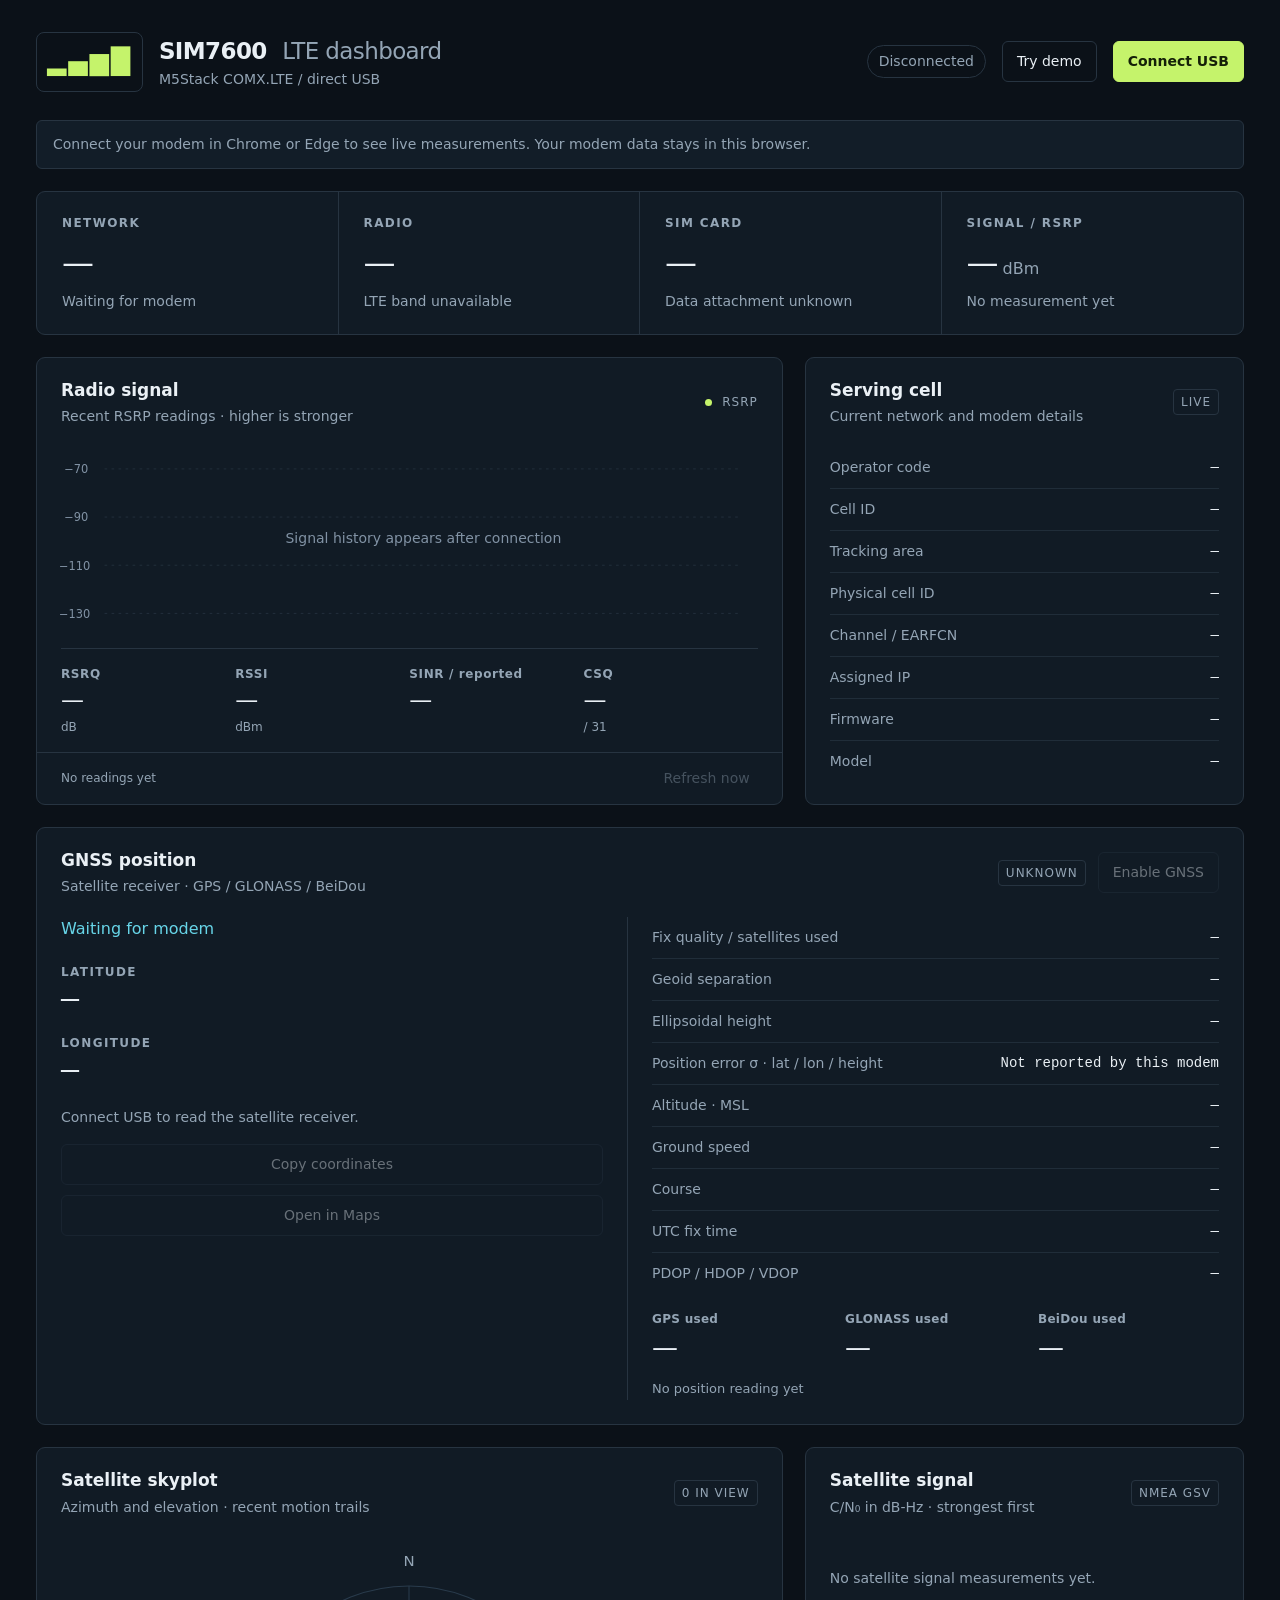
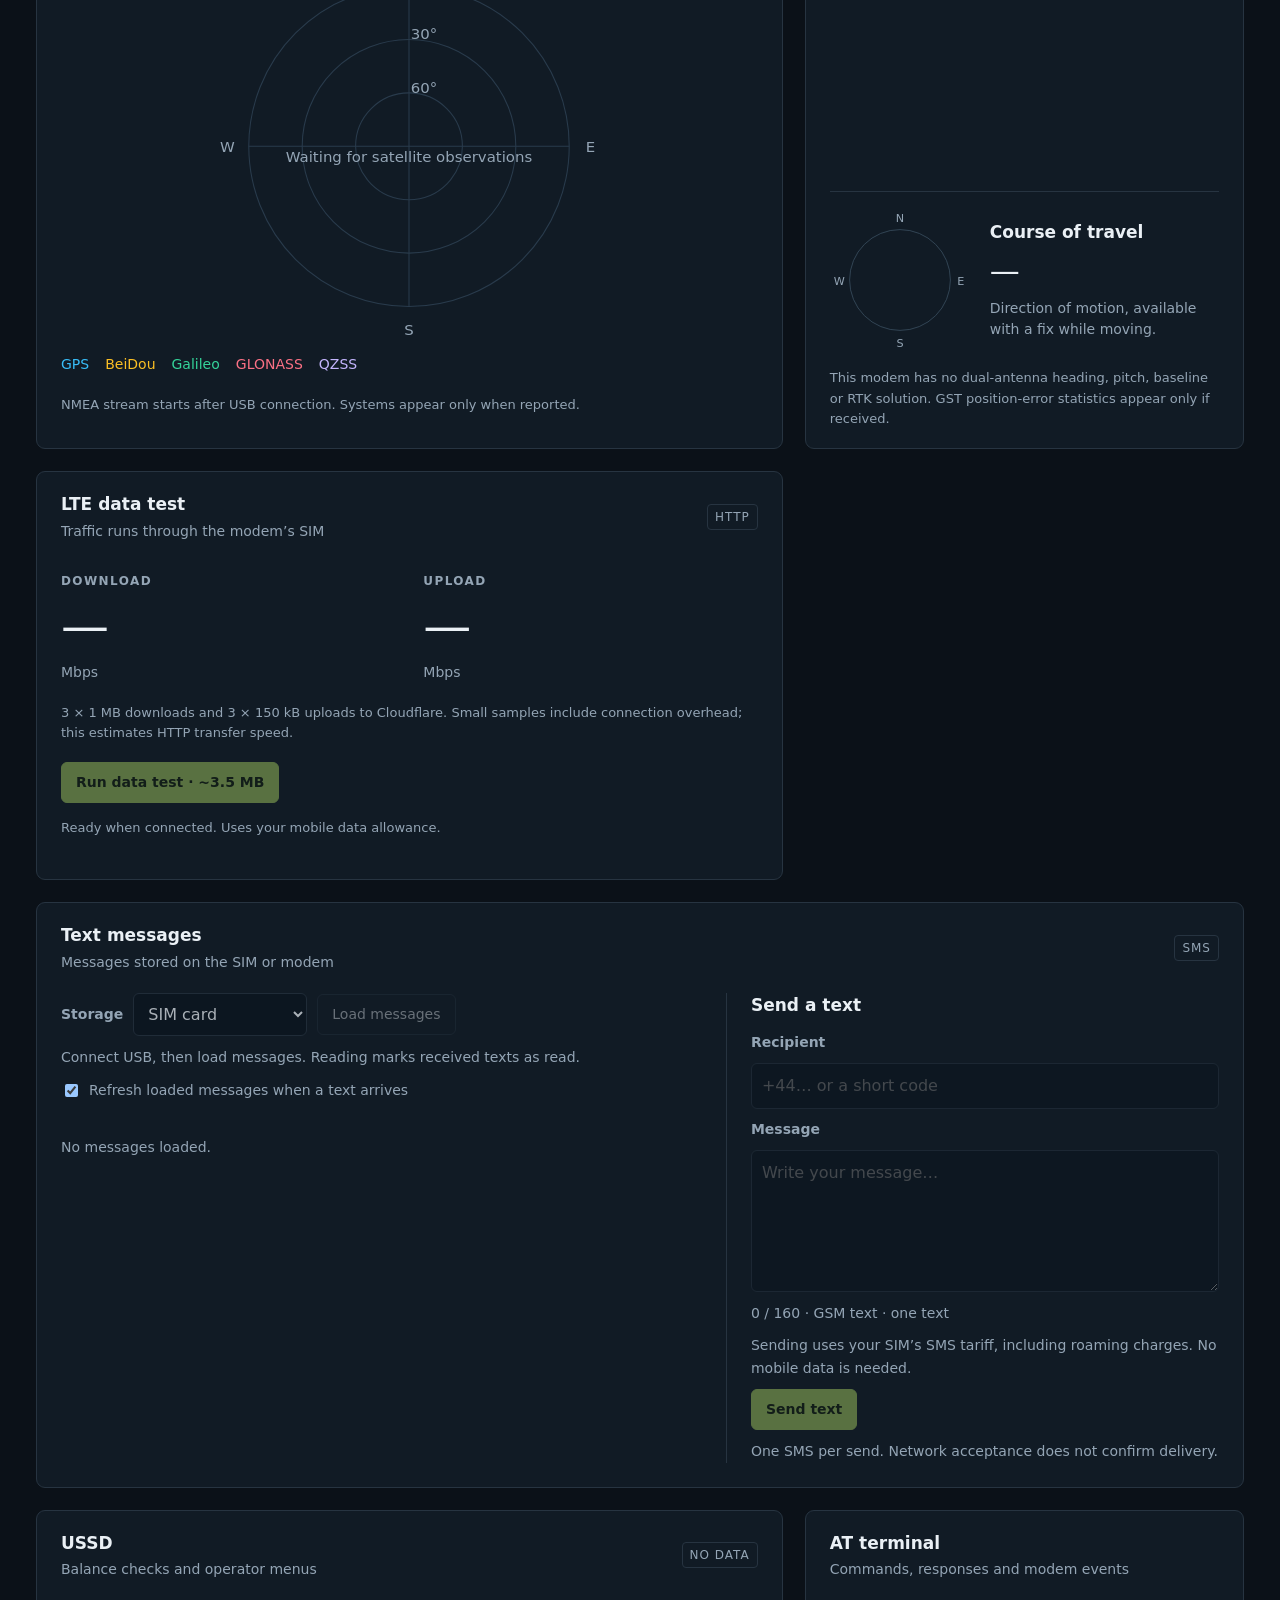
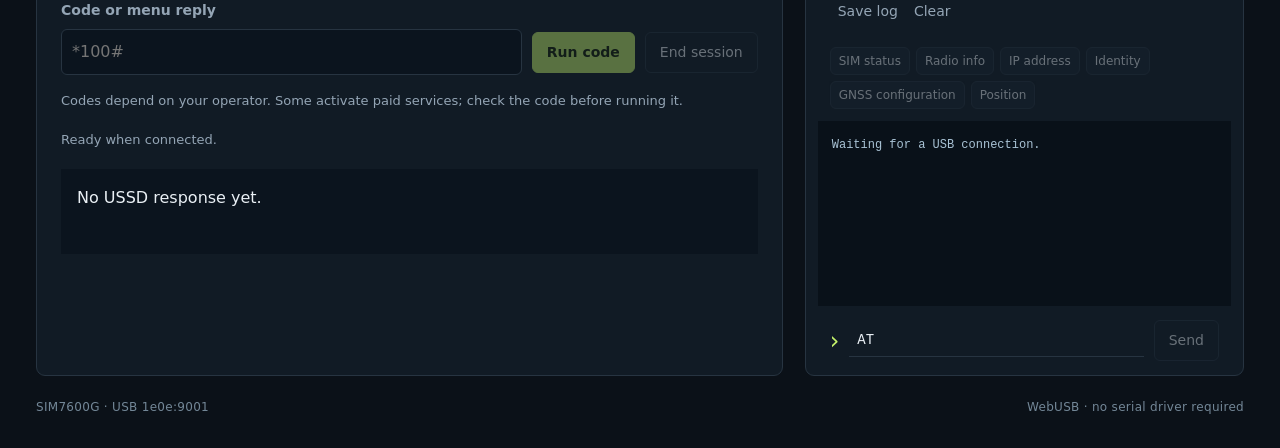
<file: src/index.template.html>
<!doctype html>
<!-- Copyright (c) 2026 Piotr Godlewski. Licensed under the MIT License; see LICENSE. --><html lang="en"><head><meta charset="utf-8"><meta name="viewport" content="width=device-width,initial-scale=1"><title>SIM7600 · LTE dashboard</title><meta name="description" content="A local-first WebUSB dashboard for SIM7600 LTE modems. Live radio measurements, network status, AT terminal, modem data tests, GNSS positioning, text messages and USSD."><link rel="icon" href="data:image/svg+xml,%3Csvg xmlns='http://www.w3.org/2000/svg' viewBox='0 0 32 32'%3E%3Crect width='32' height='32' rx='6' fill='%230b1118'/%3E%3Cpath d='M7 24V19M13 24V14M19 24V9M25 24V4' stroke='%23c5f36b' stroke-width='4'/%3E%3C/svg%3E"><link rel="stylesheet" href="style.css"></head><body>
<div class="shell"><header><div class="brand"><span class="logo" aria-hidden="true">▂▄▆█</span><div><h1>SIM7600 <span>LTE dashboard</span></h1><p>M5Stack COMX.LTE / direct USB</p></div></div><div class="connect"><span id="connection" class="pill">Disconnected</span><button id="demo" class="secondary">Try demo</button><button id="connect" class="primary">Connect USB</button></div></header>
<div id="notice" role="status" class="notice">Connect your modem in Chrome or Edge to see live measurements. Your modem data stays in this browser.</div>
<main><section class="stats" aria-label="Connection overview"><article class="stat"><label>NETWORK</label><strong id="operator">—</strong><span id="registration">Waiting for modem</span></article><article class="stat"><label>RADIO</label><strong id="radio">—</strong><span id="band">LTE band unavailable</span></article><article class="stat"><label>SIM CARD</label><strong id="sim">—</strong><span id="attached">Data attachment unknown</span></article><article class="stat"><label>SIGNAL / RSRP</label><strong><span id="rsrp">—</span><small> dBm</small></strong><span id="signalquality">No measurement yet</span></article></section>
<div class="grid"><section class="panel chartpanel"><div class="sectionhead"><div><h2>Radio signal</h2><p>Recent RSRP readings · higher is stronger</p></div><div class="legend"><i></i> RSRP</div></div><div class="chart"><svg id="chart" viewBox="0 0 800 230" role="img" aria-label="Signal history"><g stroke="#24313e" stroke-dasharray="3 5"><path d="M52 25H780M52 80H780M52 135H780M52 190H780"/></g><g fill="#8192a4" font-size="13"><text x="6" y="30">−70</text><text x="6" y="85">−90</text><text x="0" y="140">−110</text><text x="0" y="195">−130</text></g><path id="area" fill="#c5f36b" opacity=".08"/><path id="line" fill="none" stroke="#c5f36b" stroke-width="2.5"/><text id="chartempty" x="416" y="110" text-anchor="middle" fill="#8192a4" font-size="16">Signal history appears after connection</text></svg></div><div class="radiometrics"><div><label>RSRQ</label><strong id="rsrq">—</strong><span>dB</span></div><div><label>RSSI</label><strong id="rssi">—</strong><span>dBm</span></div><div><label>SINR / reported</label><strong id="sinr">—</strong></div><div><label>CSQ</label><strong id="csq">—</strong><span>/ 31</span></div></div><footer><span id="lastupdate">No readings yet</span><button id="refresh" class="textbtn" disabled>Refresh now</button></footer></section>
<section class="panel"><div class="sectionhead"><div><h2>Serving cell</h2><p>Current network and modem details</p></div><span class="tag">LIVE</span></div><dl class="details"><div><dt>Operator code</dt><dd id="plmn">—</dd></div><div><dt>Cell ID</dt><dd id="cell">—</dd></div><div><dt>Tracking area</dt><dd id="tac">—</dd></div><div><dt>Physical cell ID</dt><dd id="pci">—</dd></div><div><dt>Channel / EARFCN</dt><dd id="earfcn">—</dd></div><div><dt>Assigned IP</dt><dd id="ip">—</dd></div><div><dt>Firmware</dt><dd id="firmware">—</dd></div><div><dt>Model</dt><dd id="model">—</dd></div></dl></section>
<section class="panel gnsspanel"><div class="sectionhead"><div><h2>GNSS position</h2><p>Satellite receiver · GPS / GLONASS / BeiDou</p></div><div class="gnssactions"><span id="gnsspower" class="tag">UNKNOWN</span><button id="gnsstoggle" class="secondary" disabled>Enable GNSS</button></div></div><div class="gnssbody"><div class="position"><span id="gnssfix" class="fixlabel">Waiting for modem</span><div><label>LATITUDE</label><strong id="latitude">—</strong></div><div><label>LONGITUDE</label><strong id="longitude">—</strong></div><p id="gnsshint">Connect USB to read the satellite receiver.</p><div class="positionactions"><button id="copycoords" class="secondary" disabled>Copy coordinates</button><button id="openmap" class="secondary" disabled>Open in Maps</button></div></div><div><dl class="details"><div><dt>Fix quality / satellites used</dt><dd id="fixquality">—</dd></div><div><dt>Geoid separation</dt><dd id="geoid">—</dd></div><div><dt>Ellipsoidal height</dt><dd id="ellipsoid">—</dd></div><div><dt>Position error σ · lat / lon / height</dt><dd id="positionerror">Not reported by this modem</dd></div><div><dt>Altitude · MSL</dt><dd id="altitude">—</dd></div><div><dt>Ground speed</dt><dd id="groundspeed">—</dd></div><div><dt>Course</dt><dd id="course">—</dd></div><div><dt>UTC fix time</dt><dd id="gnssutc">—</dd></div><div><dt>PDOP / HDOP / VDOP</dt><dd id="dops">—</dd></div></dl><div class="satcounts"><div><label>GPS used</label><strong id="gpssats">—</strong></div><div><label>GLONASS used</label><strong id="glosats">—</strong></div><div><label>BeiDou used</label><strong id="bdsats">—</strong></div></div><p id="gnssupdated" class="fine">No position reading yet</p></div></div></section>
<section class="panel sky-panel"><div class="sectionhead"><div><h2>Satellite skyplot</h2><p>Azimuth and elevation · recent motion trails</p></div><span id="inview" class="tag">0 IN VIEW</span></div><div class="skywrap"><svg id="skyplot" viewBox="0 0 440 390" role="img" aria-label="Satellite skyplot with north at the top"><g fill="none" stroke="#293b4c"><circle cx="220" cy="195" r="150"/><circle cx="220" cy="195" r="100"/><circle cx="220" cy="195" r="50"/><path d="M70 195H370M220 45V345"/></g><g fill="#94a5b5" font-size="14" text-anchor="middle"><text x="220" y="26">N</text><text x="390" y="200">E</text><text x="220" y="372">S</text><text x="50" y="200">W</text><text x="234" y="145">60°</text><text x="234" y="95">30°</text></g><g id="satellites"></g><text id="skyempty" x="220" y="210" text-anchor="middle" fill="#94a5b5" font-size="14">Waiting for satellite observations</text></svg></div><div class="constellations"><span style="color:#38bdf8">GPS</span><span style="color:#fbbf24">BeiDou</span><span style="color:#34d399">Galileo</span><span style="color:#fb7185">GLONASS</span><span style="color:#c4b5fd">QZSS</span></div><p id="nmeastatus" class="fine">NMEA stream starts after USB connection. Systems appear only when reported.</p></section>
<section class="panel spectrum-panel"><div class="sectionhead"><div><h2>Satellite signal</h2><p>C/N₀ in dB-Hz · strongest first</p></div><span class="tag">NMEA GSV</span></div><div id="spectrum" class="spectrum"><p>No satellite signal measurements yet.</p></div><div class="coursebox"><svg viewBox="0 0 150 150" role="img" aria-label="Course of travel compass"><circle cx="75" cy="75" r="54" fill="none" stroke="#344858"/><g fill="#94a5b5" font-size="12" text-anchor="middle"><text x="75" y="13">N</text><text x="140" y="80">E</text><text x="75" y="147">S</text><text x="10" y="80">W</text></g><path id="courseneedle" d="M75 31L69 83L75 77L81 83Z" fill="#c5f36b" visibility="hidden"/></svg><div><h2>Course of travel</h2><strong id="coursevalue">—</strong><p>Direction of motion, available with a fix while moving.</p></div></div><p class="fine">This modem has no dual-antenna heading, pitch, baseline or RTK solution. GST position-error statistics appear only if received.</p></section>
<section class="panel speedpanel"><div class="sectionhead"><div><h2>LTE data test</h2><p>Traffic runs through the modem’s SIM</p></div><span class="tag">HTTP</span></div><div class="speedvalues"><div><label>DOWNLOAD</label><strong id="download">—</strong><span>Mbps</span></div><div><label>UPLOAD</label><strong id="upload">—</strong><span>Mbps</span></div></div><p class="fine">3 × 1 MB downloads and 3 × 150 kB uploads to Cloudflare. Small samples include connection overhead; this estimates HTTP transfer speed.</p><button id="speedtest" class="primary" disabled>Run data test · ~3.5 MB</button><p id="speedstatus" role="status" class="fine">Ready when connected. Uses your mobile data allowance.</p></section>
<section class="panel messagingpanel"><div class="sectionhead"><div><h2>Text messages</h2><p>Messages stored on the SIM or modem</p></div><span id="smsbadge" class="tag">SMS</span></div>
<div class="smslayout"><div class="smsinbox"><div class="smstoolbar"><label for="smsstore">Storage</label><select id="smsstore" data-sms-control><option value="SM">SIM card</option><option value="ME">Modem memory</option></select><button id="smsrefresh" class="secondary" data-sms-control disabled>Load messages</button></div><p id="smsstatus" class="messagestatus" role="status">Connect USB, then load messages. Reading marks received texts as read.</p><label class="checklabel"><input id="smsauto" type="checkbox" checked> Refresh loaded messages when a text arrives</label><div id="smslist" class="smslist"><p class="empty">No messages loaded.</p></div></div>
<form id="smsform" class="smscompose"><h3>Send a text</h3><label for="smsnumber">Recipient</label><input id="smsnumber" data-sms-control type="tel" placeholder="+44… or a short code" autocomplete="off" maxlength="24" disabled><label for="smsbody">Message</label><textarea id="smsbody" data-sms-control rows="5" placeholder="Write your message…" disabled></textarea><p id="smscount" class="messagestatus">0 / 160 · one text</p><p class="messagestatus">Sending uses your SIM’s SMS tariff, including roaming charges. No mobile data is needed.</p><button id="smssend" class="primary" data-sms-control disabled>Send text</button><p id="smssendstatus" class="messagestatus" role="status">One SMS per send. Network acceptance does not confirm delivery.</p></form></div></section>
<section class="panel ussdpanel"><div class="sectionhead"><div><h2>USSD</h2><p>Balance checks and operator menus</p></div><span class="tag">NO DATA</span></div><form id="ussdform" class="ussdform"><label for="ussdcode">Code or menu reply</label><div><input id="ussdcode" data-sms-control placeholder="*100#" autocomplete="off" maxlength="182" disabled><button id="ussdsend" class="primary" data-sms-control disabled>Run code</button><button id="ussdcancel" type="button" class="secondary" data-sms-control disabled>End session</button></div></form><p class="fine">Codes depend on your operator. Some activate paid services; check the code before running it.</p><p id="ussdstatus" class="fine" role="status">Ready when connected.</p><pre id="ussdresult" class="ussdresult" aria-live="polite">No USSD response yet.</pre></section>
<section class="panel terminalpanel"><div class="sectionhead"><div><h2>AT terminal</h2><p>Commands, responses and modem events</p></div><div><button id="save" class="textbtn">Save log</button><button id="clear" class="textbtn">Clear</button></div></div><div class="quick"><button data-command="AT+CPIN?" disabled>SIM status</button><button data-command="AT+CPSI?" disabled>Radio info</button><button data-command="AT+CGPADDR" disabled>IP address</button><button data-command="ATI" disabled>Identity</button><button data-command="AT+CGNSSMODE?" disabled>GNSS configuration</button><button data-command="AT+CGNSSINFO" disabled>Position</button></div><pre id="terminal" tabindex="0" aria-label="Modem command log">Waiting for a USB connection.</pre><form id="commandform"><label class="sr" for="command">AT command</label><span aria-hidden="true">›</span><input id="command" placeholder="Enter an AT command…" value="AT" autocomplete="off" spellcheck="false" disabled><button id="send" class="secondary" disabled>Send</button></form></section></div></main><div class="bottom"><span>SIM7600G · USB 1e0e:9001</span><span>WebUSB · no serial driver required</span></div></div><script type="module" src="app.js"></script></body></html>
</file>
<file: src/style.css>
/* Copyright (c) 2026 Piotr Godlewski. SPDX-License-Identifier: MIT */
:root{color-scheme:dark;--bg:#0b1118;--panel:#111b25;--border:#273441;--text:#eaf0f5;--muted:#94a5b5;--lime:#c5f36b;--cyan:#67d5e8}*{box-sizing:border-box}body{margin:0;background:var(--bg);color:var(--text);font:16px/1.5 system-ui,-apple-system,sans-serif}.shell{max-width:1420px;margin:auto;padding:32px 36px}header,.brand,.connect,.sectionhead,footer,.bottom{display:flex;align-items:center;justify-content:space-between;gap:16px}.brand{justify-content:flex-start}.logo{color:var(--lime);font-size:25px;letter-spacing:2px;border:1px solid var(--border);padding:10px;border-radius:8px}h1{font-size:23px;margin:0;letter-spacing:-.6px}h1 span{font-weight:400;color:var(--muted);margin-left:8px}p{margin:0;color:var(--muted);font-size:14px}button,input{font:inherit}button{border:1px solid var(--border);border-radius:6px;padding:9px 14px;cursor:pointer;color:var(--text);background:#182430;white-space:nowrap;font-size:14px}button:hover{filter:brightness(1.14)}button:disabled{opacity:.4;cursor:not-allowed}button.primary{color:#142008;background:var(--lime);border-color:var(--lime);font-weight:650}button.secondary{background:transparent}button.textbtn{border:0;background:none;padding:5px 8px;color:var(--muted)}:focus-visible{outline:2px solid var(--cyan);outline-offset:3px}.pill{font-size:14px;border:1px solid var(--border);padding:5px 11px;border-radius:20px;color:var(--muted)}.pill.live{color:var(--lime);border-color:#50683c}.pill.demo{color:var(--cyan)}.notice{padding:13px 16px;border:1px solid var(--border);background:#121d28;border-radius:6px;color:var(--muted);font-size:14px;margin:28px 0 22px}.notice.error{color:#ffb3aa;border-color:#754541}.stats{display:grid;grid-template-columns:repeat(4,1fr);border:1px solid var(--border);border-radius:9px;overflow:hidden;margin-bottom:22px;background:var(--panel)}.stat{padding:22px 25px;border-right:1px solid var(--border);display:flex;flex-direction:column;min-width:0}.stat:last-child{border:0}label{font-size:12px;letter-spacing:1.4px;font-weight:550;color:var(--muted)}.stat strong{font-size:32px;font-weight:500;letter-spacing:-1px;margin:7px 0 4px}.stat strong small{font-size:16px;letter-spacing:0;color:var(--muted)}.stat>span{font-size:14px;color:var(--muted)}.grid{display:grid;grid-template-columns:minmax(0,1.7fr) minmax(320px,1fr);gap:22px}.panel{background:var(--panel);border:1px solid var(--border);border-radius:9px;overflow:hidden}.sectionhead{padding:20px 24px}h2{font-size:17px;margin:0 0 3px;font-weight:600}.legend,.tag{color:var(--muted);font-size:12px;letter-spacing:1px}.legend i{display:inline-block;width:7px;height:7px;background:var(--lime);border-radius:50%;margin-right:5px}.tag{border:1px solid var(--border);padding:3px 7px;border-radius:4px}.chart{padding:0 22px}.chart svg{width:100%;display:block}.radiometrics{display:grid;grid-template-columns:repeat(4,1fr);border-top:1px solid var(--border);margin:0 24px}.radiometrics div{padding:16px 0;display:flex;flex-direction:column}.radiometrics label{font-size:12px;letter-spacing:.6px}.radiometrics strong{font-size:23px;font-weight:500;font-variant-numeric:tabular-nums}.radiometrics span{font-size:12px;color:var(--muted)}footer{border-top:1px solid var(--border);padding:10px 24px;font-size:12px;color:var(--muted)}.details{margin:0;padding:0 24px 16px}.details div{display:flex;justify-content:space-between;gap:20px;padding:10px 0;border-bottom:1px solid #202d39;font-size:14px}.details div:last-child{border-bottom:0}.details dt{color:var(--muted)}.details dd{margin:0;text-align:right;overflow-wrap:anywhere;font-family:ui-monospace,SFMono-Regular,monospace}.speedpanel{padding-bottom:22px}.speedvalues{display:grid;grid-template-columns:1fr 1fr;gap:28px;padding:10px 24px 20px}.speedvalues div{display:flex;flex-direction:column}.speedvalues strong{font-size:48px;font-weight:400;font-variant-numeric:tabular-nums;letter-spacing:-2px}.speedvalues span{font-size:14px;color:var(--muted)}.fine{font-size:13px;line-height:1.6;margin:0 24px 18px}.speedpanel>.primary{margin:0 24px 15px}.terminalpanel{display:flex;flex-direction:column}.terminalpanel .sectionhead{flex-wrap:wrap}.quick{display:flex;flex-wrap:wrap;gap:6px;padding:0 24px 12px}.quick button{font-size:12px;padding:4px 8px}.terminalpanel pre{background:#091119;margin:0 12px;padding:14px;font:12px/1.7 ui-monospace,SFMono-Regular,monospace;height:185px;overflow:auto;white-space:pre-wrap;overflow-wrap:anywhere;color:#a9c3d5}.terminalpanel form{display:flex;gap:10px;align-items:center;padding:14px 24px}.terminalpanel form span{color:var(--lime);font-size:24px}.terminalpanel input{min-width:0;flex:1;background:transparent;border:0;border-bottom:1px solid var(--border);padding:8px;color:var(--text);font:14px ui-monospace,SFMono-Regular,monospace}.bottom{margin-top:22px;color:#738797;font-size:12px;letter-spacing:.3px}.sr{position:absolute;width:1px;height:1px;overflow:hidden;clip:rect(0,0,0,0)}@media(max-width:1000px){.shell{padding:24px}.grid{grid-template-columns:1.3fr 1fr}.connect{flex-wrap:wrap;justify-content:flex-end}.brand p{display:none}.stat{padding:18px}.stat strong{font-size:26px}h1 span{display:block;margin:0;font-size:16px}.radiometrics{gap:10px}}@media(max-width:760px){.shell{padding:16px}header{align-items:flex-start}.connect{gap:8px}.pill{width:100%;text-align:right;border:0;padding:0}.connect button{padding:7px 10px}.stats{grid-template-columns:1fr 1fr}.stat{border-bottom:1px solid var(--border)}.stat:nth-child(2){border-right:0}.grid{grid-template-columns:1fr}.stat:last-child{border-bottom:0}.stat:nth-child(3){border-bottom:0}.sectionhead{padding:18px}.logo{display:none}.bottom{flex-wrap:wrap}.radiometrics{margin:0 18px}.details{padding:0 18px 12px}.speedvalues strong{font-size:40px}}@media(prefers-reduced-motion:no-preference){button{transition:filter .15s}.notice{transition:color .15s}}

.gnsspanel{grid-column:1/-1}.gnssactions{display:flex;align-items:center;gap:12px}.gnssbody{display:grid;grid-template-columns:1fr 1fr;gap:24px;padding:0 24px 24px}.position{border-right:1px solid var(--border);padding-right:24px}.fixlabel{display:inline-block;color:var(--cyan);font-size:16px;margin-bottom:14px}.position>div{display:flex;flex-direction:column;margin:8px 0 14px}.position strong{font:30px/1.3 ui-monospace,SFMono-Regular,monospace;letter-spacing:-.5px}.position p{margin:16px 0}.gnssbody .details{padding:0 0 16px}.satcounts{display:grid;grid-template-columns:repeat(3,1fr);gap:12px}.satcounts>div{display:flex;flex-direction:column}.satcounts label{letter-spacing:.3px}.satcounts strong{font-size:26px;font-weight:450}.gnssbody .fine{margin:12px 0 0}@media(max-width:760px){.gnssbody{grid-template-columns:1fr;padding:0 18px 18px}.position{border-right:0;border-bottom:1px solid var(--border);padding:0 0 18px}.gnssactions{flex-wrap:wrap}.position strong{font-size:26px}}

.positionactions{display:flex;gap:10px;flex-wrap:wrap}.skywrap{max-width:470px;margin:auto}.skywrap svg{display:block;width:100%}.constellations{display:flex;flex-wrap:wrap;gap:16px;padding:0 24px 20px;font-size:14px}.spectrum{height:235px;padding:0 24px;overflow:auto}.spectrum>p{padding:30px 0}.signalrow{display:grid;grid-template-columns:58px 1fr 44px;gap:12px;align-items:center;margin:9px 0;font:13px ui-monospace,SFMono-Regular,monospace}.signaltrack{height:9px;background:#1d2b38;border-radius:3px;overflow:hidden}.signalbar{display:block;height:100%;border-radius:3px}.coursebox{display:flex;align-items:center;gap:20px;margin:18px 24px;padding-top:18px;border-top:1px solid var(--border)}.coursebox svg{width:140px;flex:none}.coursebox strong{font-size:30px;font-weight:400}.coursebox p{margin-top:5px}.spectrum-panel .fine{margin-top:12px}#satellites text{font:12px ui-monospace,SFMono-Regular,monospace;fill:#eaf0f5}#courseneedle{transform-origin:75px 75px}.sky-panel .fine{margin-bottom:20px}@media(max-width:760px){.coursebox{margin:16px 18px;gap:12px}.coursebox svg{width:120px}.constellations{padding:0 18px 16px}}

.messagingpanel{grid-column:1/-1}.smslayout{display:grid;grid-template-columns:minmax(0,1.3fr) minmax(0,1fr);gap:24px;padding:0 24px 24px}.smstoolbar,.ussdform>div{display:flex;align-items:center;gap:10px;flex-wrap:wrap}.smstoolbar label,.smscompose label,.ussdform label{font-size:14px;letter-spacing:0}.smscompose{border-left:1px solid var(--border);padding-left:24px;display:flex;flex-direction:column;gap:10px}.smscompose h3{margin:0 0 4px;font-size:17px;font-weight:600}.smscompose input,.smscompose textarea,.smstoolbar select,.ussdform input{background:#0b141e;border:1px solid var(--border);border-radius:6px;color:var(--text);padding:10px;font:16px/1.5 system-ui;min-width:0}.smscompose textarea{resize:vertical;max-width:100%}.smscompose .primary{align-self:flex-start}.messagestatus{font-size:14px;line-height:1.6;margin:10px 0;overflow-wrap:anywhere}.smscompose .messagestatus{margin:0}.checklabel{display:flex;gap:8px;align-items:center;font-size:14px;letter-spacing:0;font-weight:400;margin:12px 0}.smslist{max-height:430px;overflow:auto}.smscard{border:1px solid var(--border);border-radius:6px;padding:14px;margin:10px 0}.smscard header{align-items:flex-start;flex-wrap:wrap;gap:6px;font-size:14px}.smscard strong{font-weight:600;overflow-wrap:anywhere}.smscard time{color:var(--muted);font-size:13px}.smscard pre{font:16px/1.5 system-ui;white-space:pre-wrap;overflow-wrap:anywhere;margin:12px 0;color:var(--text)}.smscard footer{padding:8px 0 0;gap:8px;flex-wrap:wrap}.smscard footer span{font-size:13px}.smscard button{color:#ffb3aa;border-color:#754541}.empty{padding:24px 0}.ussdform{padding:0 24px 16px}.ussdform>label{display:block;margin-bottom:8px}.ussdform input{flex:1;min-width:140px}.ussdresult{white-space:pre-wrap;overflow-wrap:anywhere;background:#0b141e;padding:16px;margin:0 24px 24px;font:16px/1.6 system-ui;min-height:85px}.smscard .tag{letter-spacing:0}.smscompose input:disabled,.smscompose textarea:disabled{opacity:.5}@media(max-width:760px){.smslayout{grid-template-columns:1fr;padding:0 18px 18px}.smscompose{border-left:0;border-top:1px solid var(--border);padding:20px 0 0}.smstoolbar{align-items:flex-start}.ussdform{padding:0 18px 16px}.ussdresult{margin:0 18px 18px}.smscard pre{font-size:16px}}
</file>
